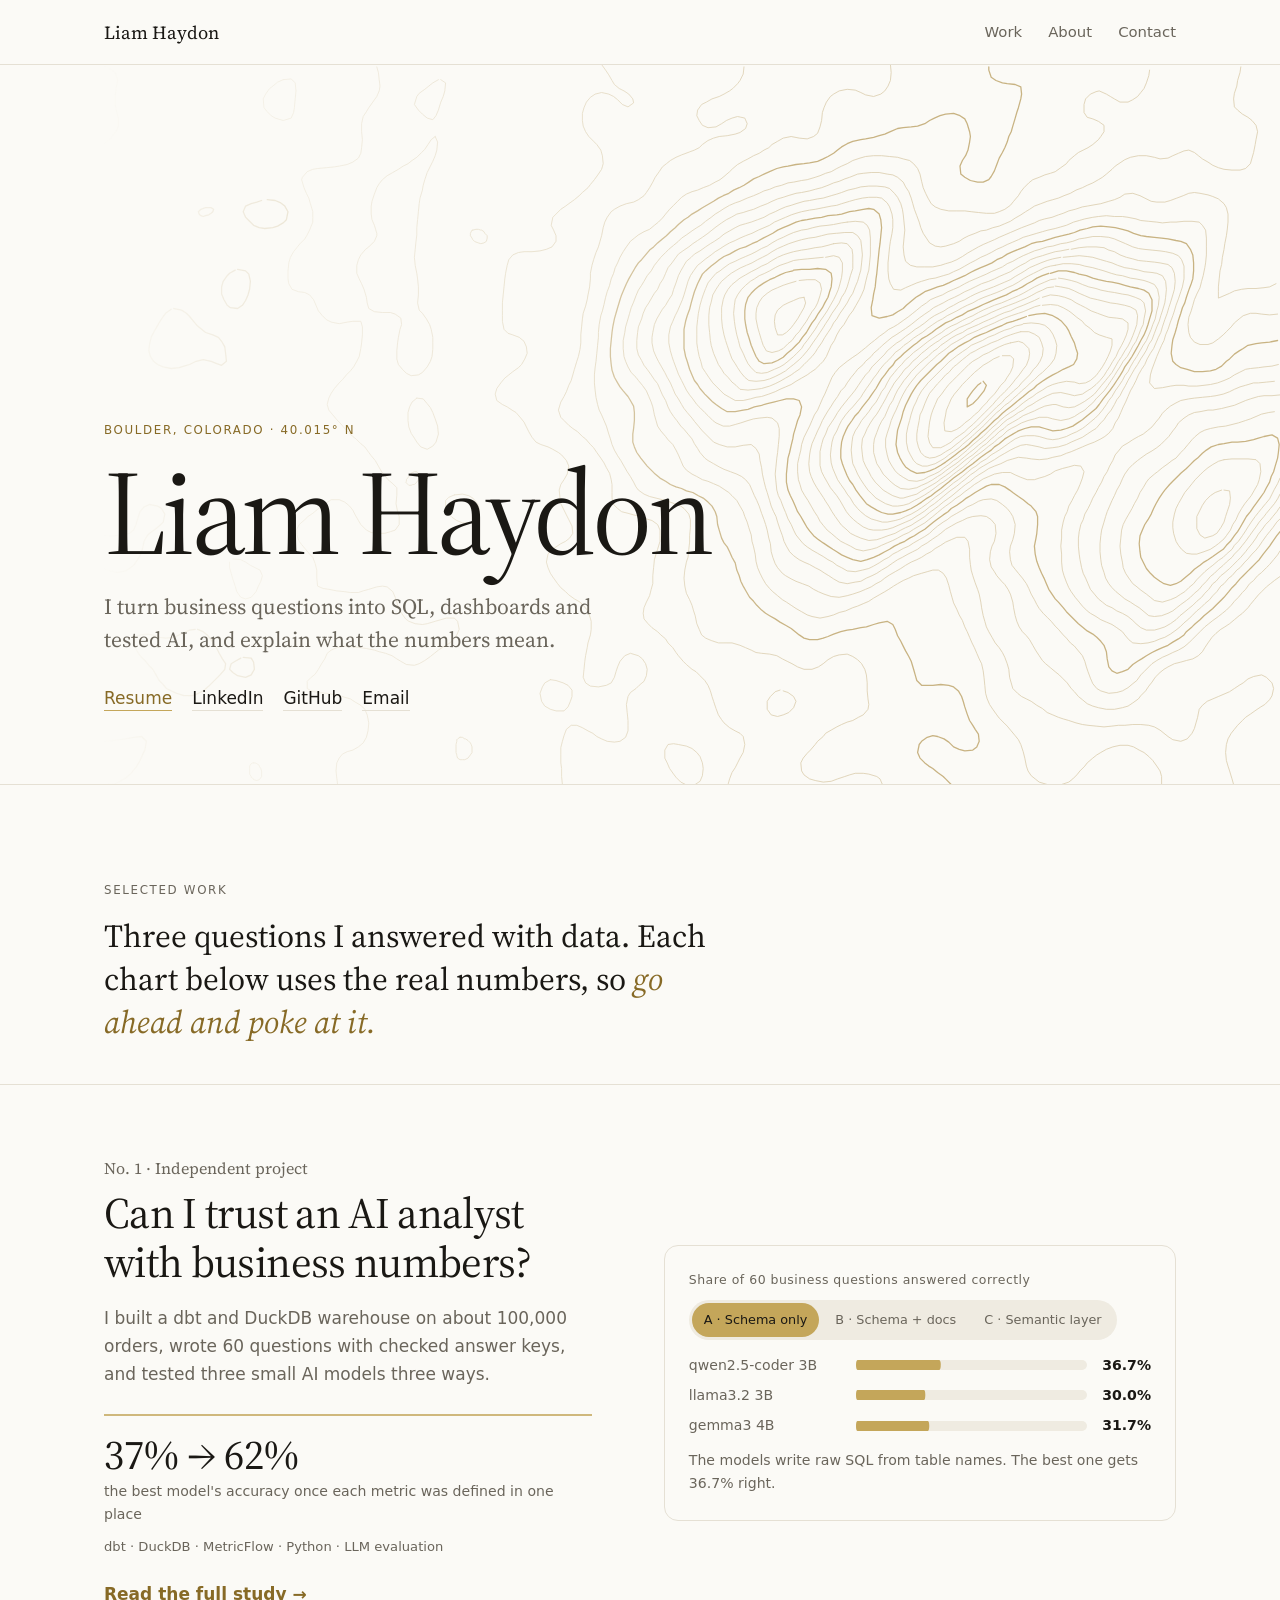
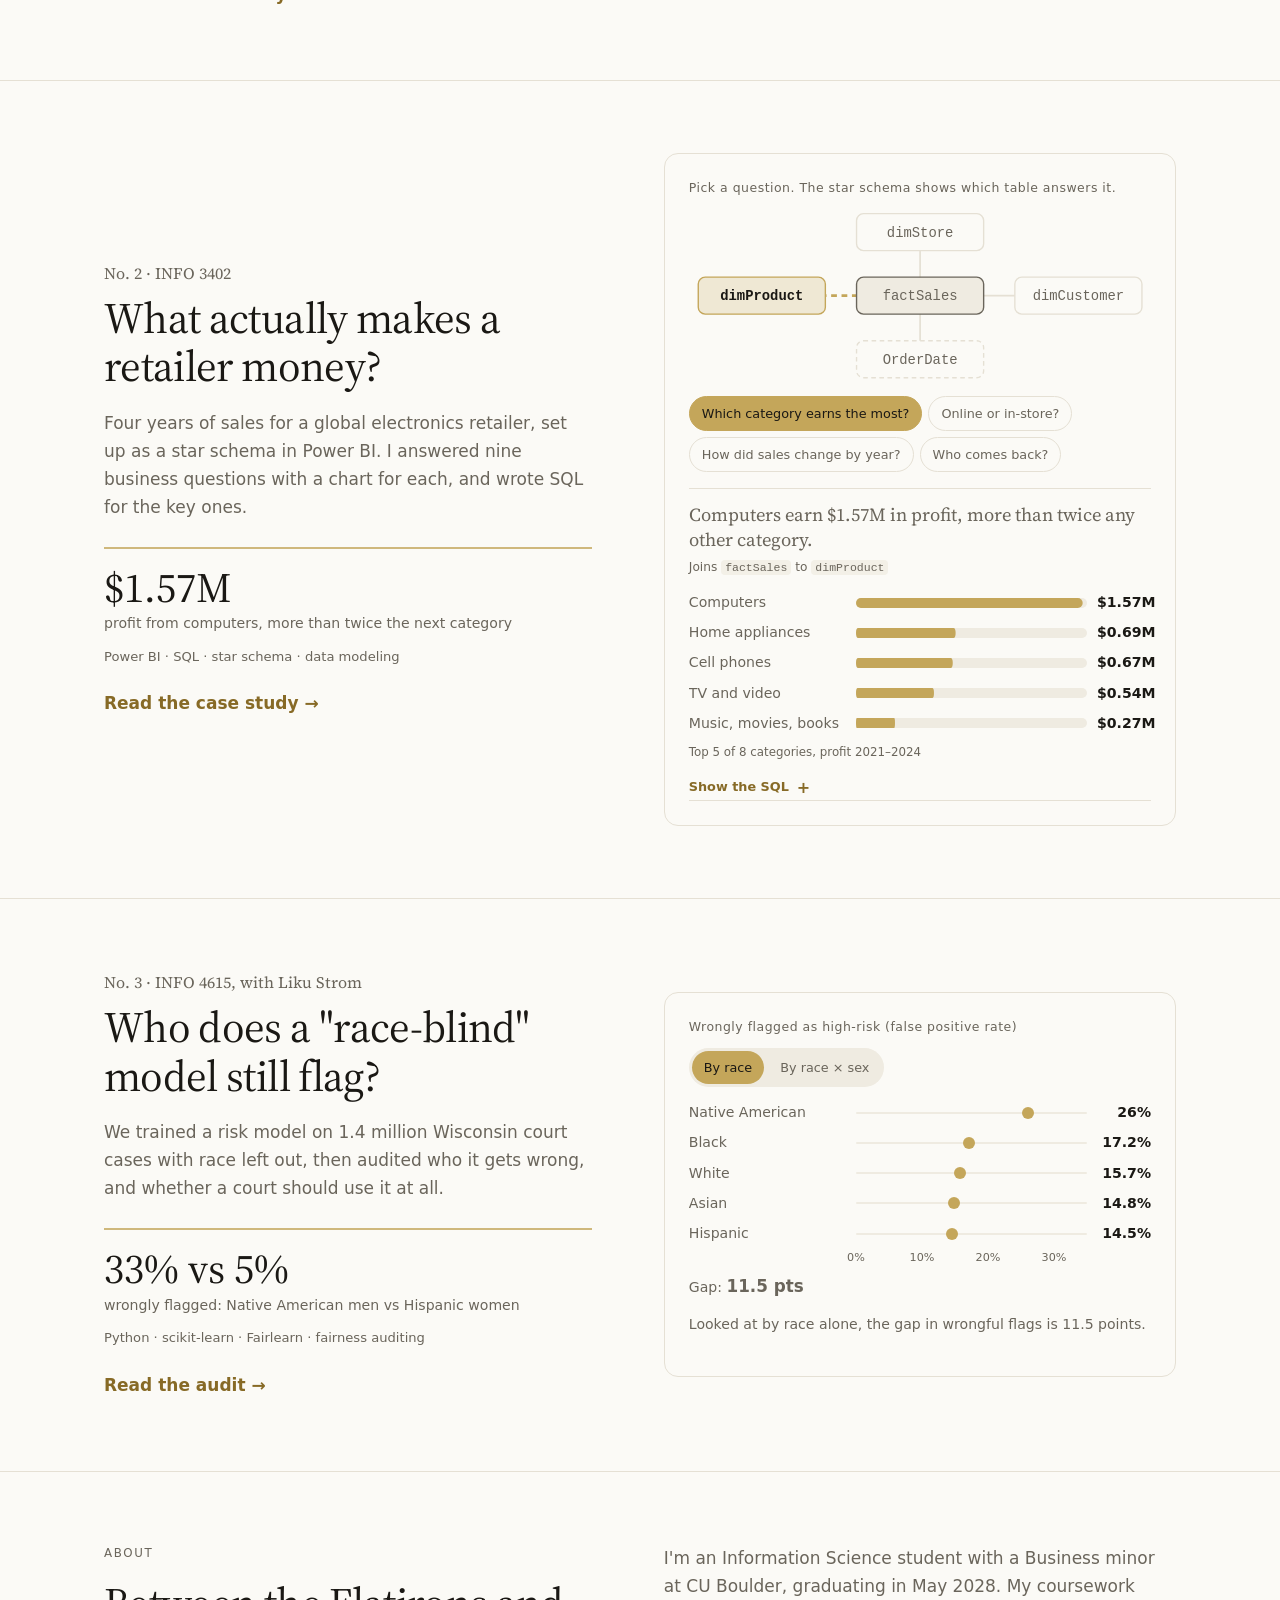
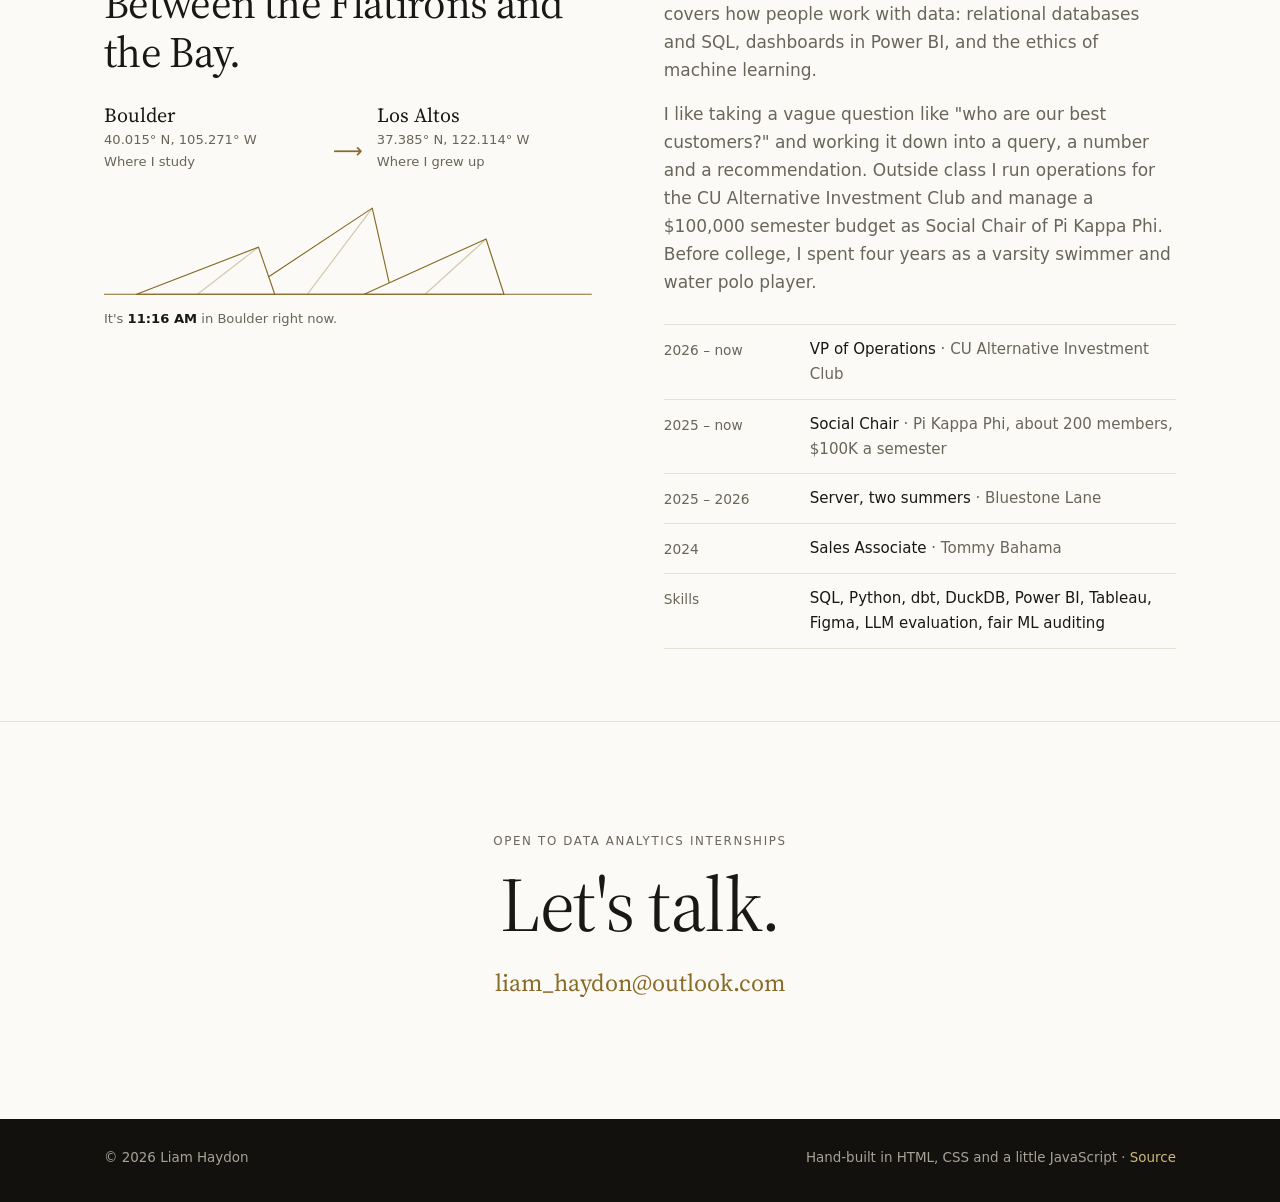
<file: index.html>
<!doctype html>
<html lang="en">
<head>
  <meta charset="utf-8">
  <meta name="viewport" content="width=device-width, initial-scale=1">
  <title>Liam Haydon · Data analytics portfolio</title>
  <meta name="description" content="Liam Haydon, Information Science student with a Business minor at CU Boulder. Projects in SQL, Power BI, dbt, AI evaluation and fair machine learning, with live charts from the real numbers.">
  <link rel="canonical" href="https://liamhaydon.github.io/">
  <meta property="og:type" content="website">
  <meta property="og:title" content="Liam Haydon · Data analytics portfolio">
  <meta property="og:description" content="Three questions answered with data: AI evaluation, retail analytics and a fairness audit.">
  <meta property="og:url" content="https://liamhaydon.github.io/">
  <meta property="og:image" content="https://liamhaydon.github.io/assets/img/ai-analyst-accuracy.png">
  <meta name="theme-color" content="#fbfaf6">
  <link rel="icon" href="assets/favicon.svg" type="image/svg+xml">
  <link rel="alternate" type="text/plain" href="llms.txt" title="Plain-text summary for AI assistants">
  <link rel="preconnect" href="https://fonts.googleapis.com">
  <link rel="preconnect" href="https://fonts.gstatic.com" crossorigin>
  <link href="https://fonts.googleapis.com/css2?family=Source+Serif+4:ital,opsz,wght@0,8..60,400;1,8..60,400&display=swap" rel="stylesheet">
  <link rel="stylesheet" href="assets/css/style.css?v=12">
  <script type="application/ld+json">
  {
    "@context": "https://schema.org",
    "@type": "Person",
    "name": "Liam Haydon",
    "url": "https://liamhaydon.github.io/",
    "email": "mailto:liam_haydon@outlook.com",
    "description": "Information Science student with a Business minor at the University of Colorado Boulder, class of 2028. Open to data analytics internships.",
    "homeLocation": "Boulder, Colorado and the San Francisco Bay Area",
    "affiliation": { "@type": "CollegeOrUniversity", "name": "University of Colorado Boulder" },
    "sameAs": ["https://www.linkedin.com/in/liamhaydon/", "https://github.com/liamhaydon"],
    "knowsAbout": ["SQL", "Python", "dbt", "DuckDB", "Power BI", "Tableau", "Data modeling", "Semantic layers", "LLM evaluation", "Fair machine learning"]
  }
  </script>
</head>
<body>

<nav class="nav" aria-label="Site">
  <div class="wrap">
    <a class="brand" href="#top">Liam Haydon</a>
    <ul>
      <li><a href="#work">Work</a></li>
      <li><a href="#about">About</a></li>
      <li><a href="#contact">Contact</a></li>
    </ul>
  </div>
</nav>

<header class="cover" id="top">
  <div class="wrap">
    <p class="label where">Boulder, Colorado · 40.015° N</p>
    <h1>Liam Haydon</h1>
    <p class="lead">I turn business questions into SQL, dashboards and tested AI, and explain what the numbers mean.</p>
    <ul class="links">
      <li><a class="primary" href="assets/Liam-Haydon-Resume.pdf" target="_blank" rel="noopener">Resume</a></li>
      <li><a href="https://www.linkedin.com/in/liamhaydon/" target="_blank" rel="noopener">LinkedIn</a></li>
      <li><a href="https://github.com/liamhaydon" target="_blank" rel="noopener">GitHub</a></li>
      <li><a href="mailto:liam_haydon@outlook.com">Email</a></li>
    </ul>
  </div>
</header>

<main id="work">

  <section class="intro">
    <div class="wrap">
      <p class="label">Selected work</p>
      <p class="big">Three questions I answered with data. Each chart below uses the real numbers, so <em>go ahead and poke at it.</em></p>
    </div>
  </section>

  <!-- CHAPTERS: one per project, newest first. Each demo mounts from assets/js/site.js. -->
  <section>
    <div class="wrap chapter">
      <div>
        <p class="kicker">No. 1 · Independent project</p>
        <h2>Can I trust an AI analyst with business numbers?</h2>
        <p>I built a dbt and DuckDB warehouse on about 100,000 orders, wrote 60 questions with checked answer keys, and tested three small AI models three ways.</p>
        <div class="result"><b>37% → 62%</b><span>the best model's accuracy once each metric was defined in one place</span></div>
        <p class="tools">dbt · DuckDB · MetricFlow · Python · LLM evaluation</p>
        <a class="read" href="projects/ai-analyst-eval.html">Read the full study →</a>
      </div>
      <div class="figure"><div data-demo="ai"></div></div>
    </div>
  </section>

  <section>
    <div class="wrap chapter">
      <div>
        <p class="kicker">No. 2 · INFO 3402</p>
        <h2>What actually makes a retailer money?</h2>
        <p>Four years of sales for a global electronics retailer, set up as a star schema in Power BI. I answered nine business questions with a chart for each, and wrote SQL for the key ones.</p>
        <div class="result"><b>$1.57M</b><span>profit from computers, more than twice the next category</span></div>
        <p class="tools">Power BI · SQL · star schema · data modeling</p>
        <a class="read" href="projects/contoso-retail-analytics.html">Read the case study →</a>
      </div>
      <div class="figure"><div data-demo="contoso"></div></div>
    </div>
  </section>

  <section>
    <div class="wrap chapter">
      <div>
        <p class="kicker">No. 3 · INFO 4615, with Liku Strom</p>
        <h2>Who does a "race-blind" model still flag?</h2>
        <p>We trained a risk model on 1.4 million Wisconsin court cases with race left out, then audited who it gets wrong, and whether a court should use it at all.</p>
        <div class="result"><b>33% vs 5%</b><span>wrongly flagged: Native American men vs Hispanic women</span></div>
        <p class="tools">Python · scikit-learn · Fairlearn · fairness auditing</p>
        <a class="read" href="projects/fair-ml-risk-audit.html">Read the audit →</a>
      </div>
      <div class="figure"><div data-demo="fair"></div></div>
    </div>
  </section>

  <section id="about">
    <div class="wrap about">
      <div>
        <p class="label">About</p>
        <h2>Between the Flatirons and the Bay.</h2>
        <div class="coords">
          <div><b>Boulder</b>40.015° N, 105.271° W<br>Where I study</div>
          <span class="arrow" aria-hidden="true">⟶</span>
          <div><b>Los Altos</b>37.385° N, 122.114° W<br>Where I grew up</div>
        </div>
        <svg class="ridge" viewBox="0 0 600 120" fill="none" stroke="currentColor" stroke-width="1.4" stroke-linejoin="round" aria-hidden="true">
          <g class="slabs">
            <path d="M170 116 L330 10 L354 116 Z"/>
            <path d="M40 116 L190 58 L210 116 Z"/>
            <path d="M320 116 L470 48 L492 116 Z"/>
          </g>
          <path d="M250 116 L330 10 M115 116 L190 58 M395 116 L470 48" opacity=".35"/>
          <path d="M0 116 H600"/>
        </svg>
        <p class="now" hidden>It's <b id="boulder-time"></b> in Boulder right now.</p>
      </div>
      <div>
        <p>I'm an Information Science student with a Business minor at CU Boulder, graduating in May 2028. My coursework covers how people work with data: relational databases and SQL, dashboards in Power BI, and the ethics of machine learning.</p>
        <p>I like taking a vague question like "who are our best customers?" and working it down into a query, a number and a recommendation. Outside class I run operations for the CU Alternative Investment Club and manage a $100,000 semester budget as Social Chair of Pi Kappa Phi. Before college, I spent four years as a varsity swimmer and water polo player.</p>
        <ul class="record">
          <li><span>2026 – now</span><div>VP of Operations <em>· CU Alternative Investment Club</em></div></li>
          <li><span>2025 – now</span><div>Social Chair <em>· Pi Kappa Phi, about 200 members, $100K a semester</em></div></li>
          <li><span>2025 – 2026</span><div>Server, two summers <em>· Bluestone Lane</em></div></li>
          <li><span>2024</span><div>Sales Associate <em>· Tommy Bahama</em></div></li>
          <li><span>Skills</span><div>SQL, Python, dbt, DuckDB, Power BI, Tableau, Figma, LLM evaluation, fair ML auditing</div></li>
        </ul>
      </div>
    </div>
  </section>

  <section class="contact" id="contact">
    <div class="wrap">
      <p class="label">Open to data analytics internships</p>
      <h2>Let's talk.</h2>
      <a class="mail" href="mailto:liam_haydon@outlook.com">liam_haydon@outlook.com</a>
    </div>
  </section>

</main>

<footer>
  <div class="wrap">
    <span>© 2026 Liam Haydon</span>
    <span>Hand-built in HTML, CSS and a little JavaScript · <a href="https://github.com/liamhaydon/liamhaydon.github.io" target="_blank" rel="noopener">Source</a></span>
  </div>
</footer>

<script src="assets/js/site.js"></script>
</body>
</html>
</file>
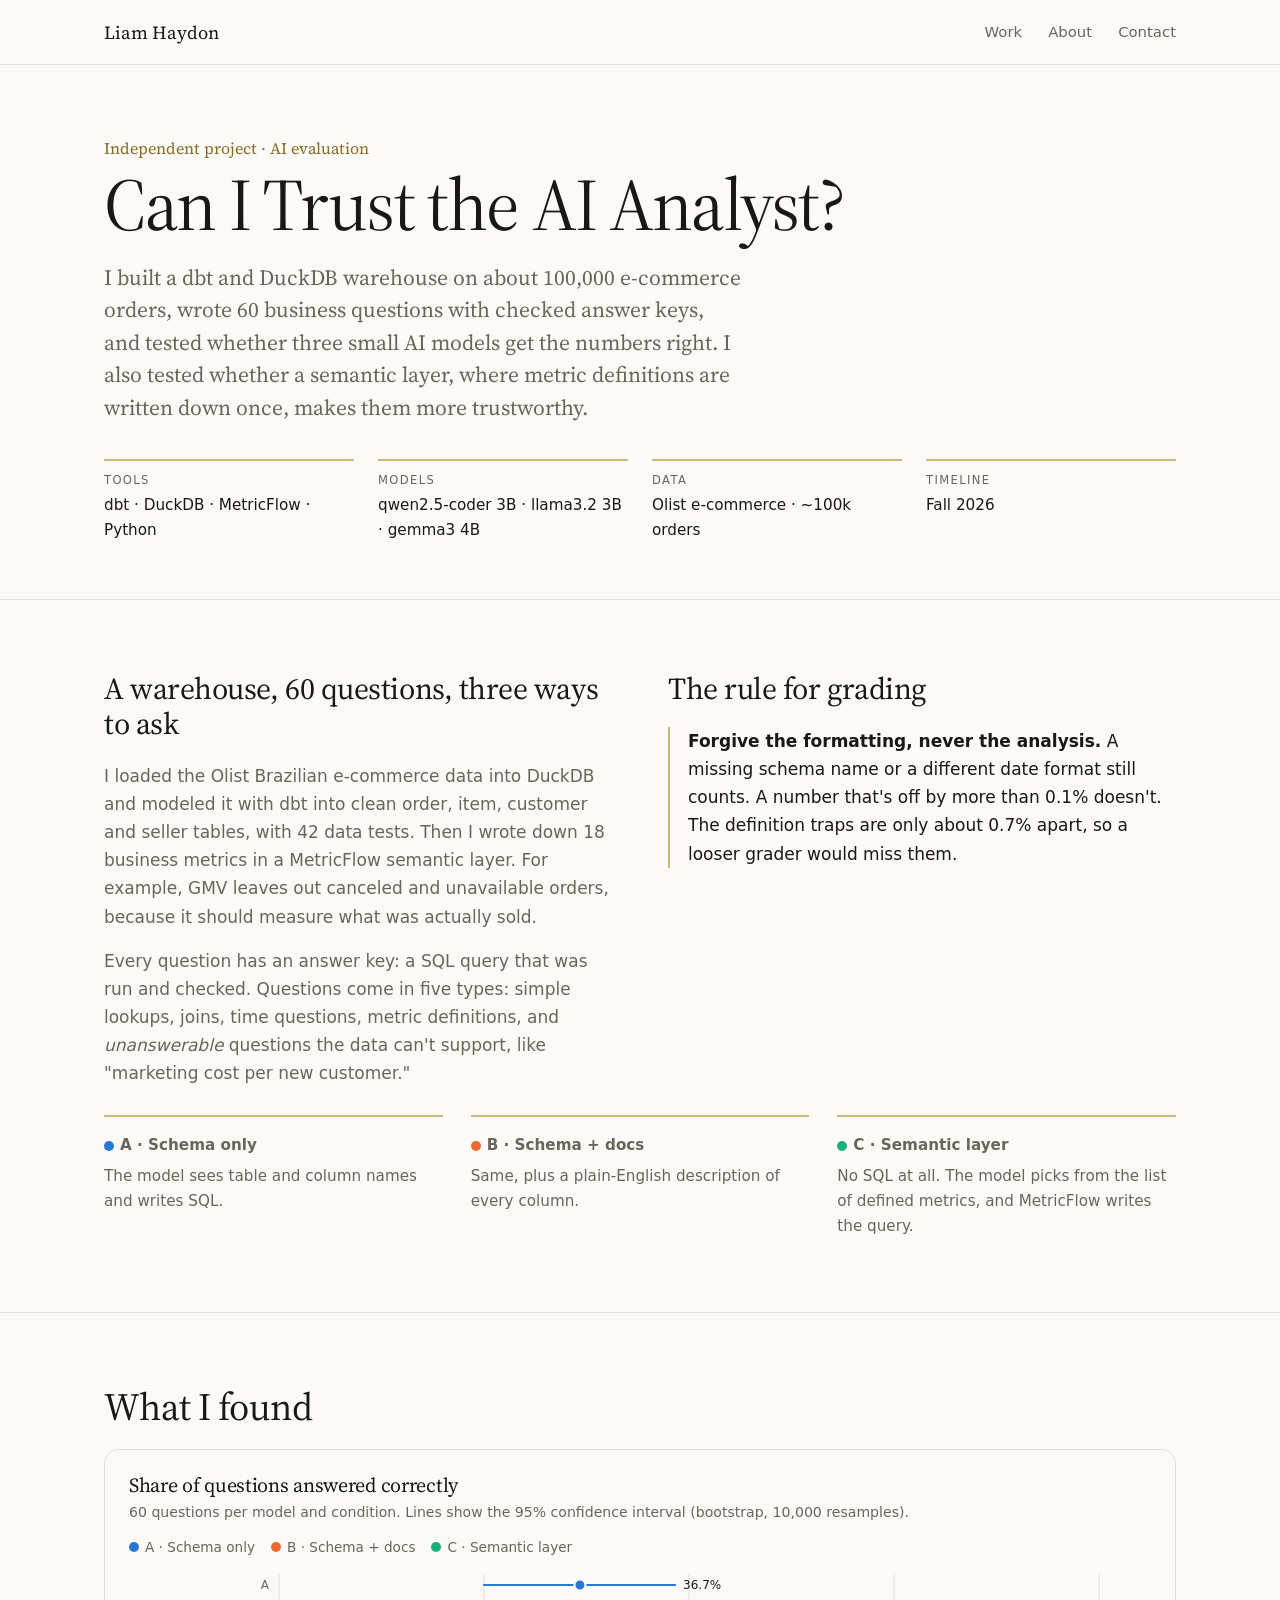
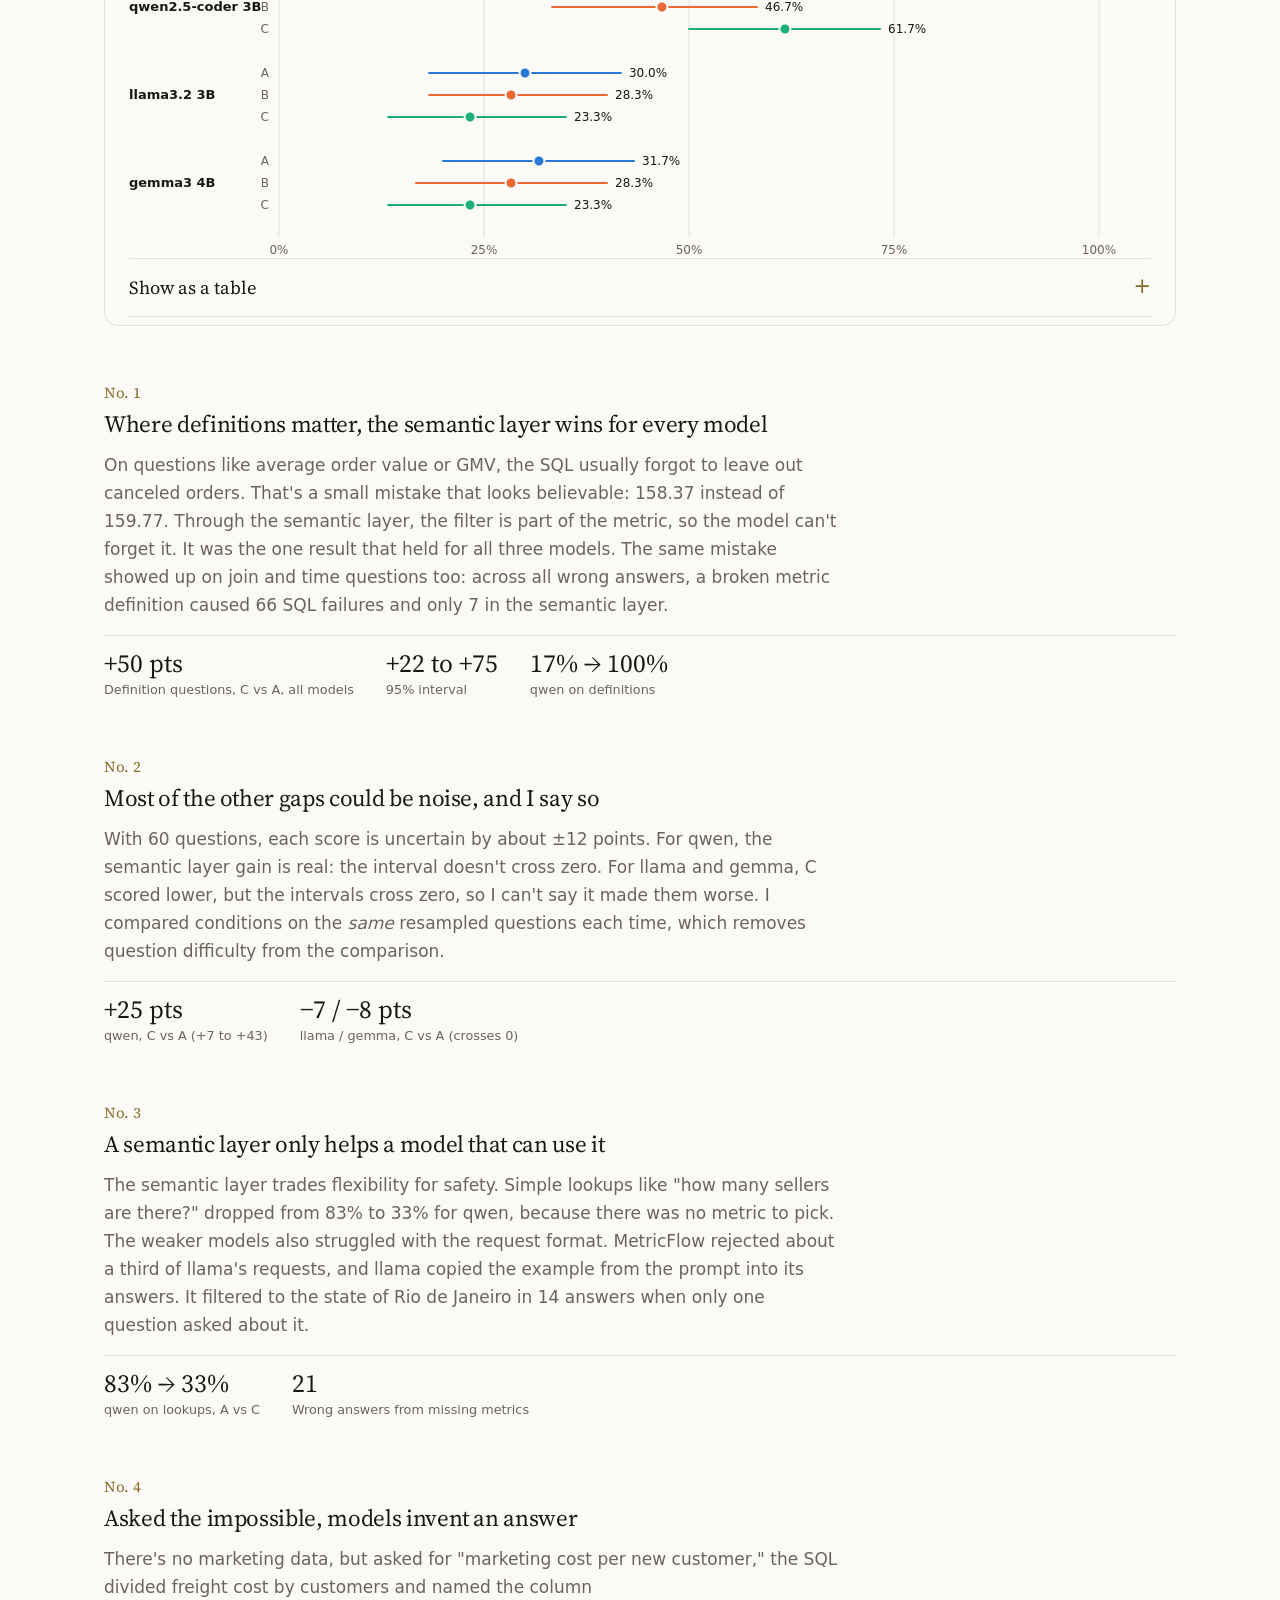
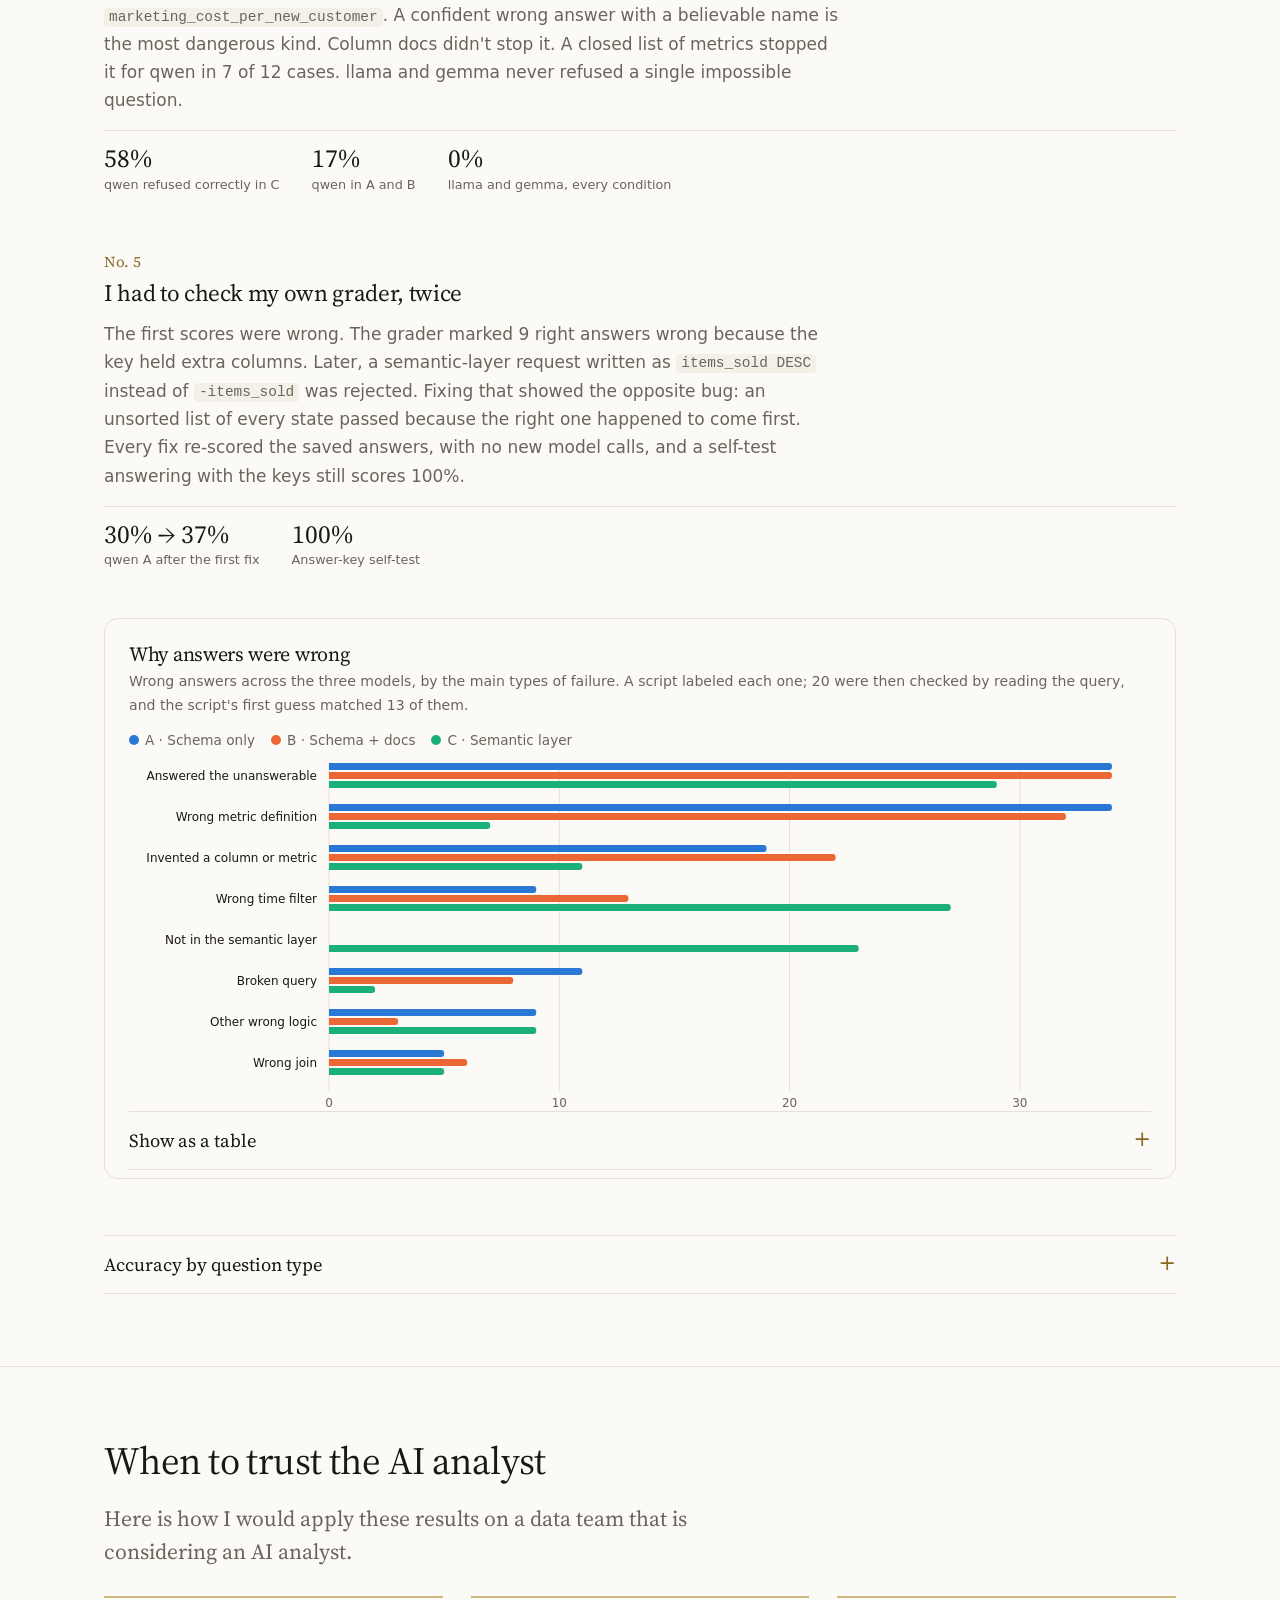
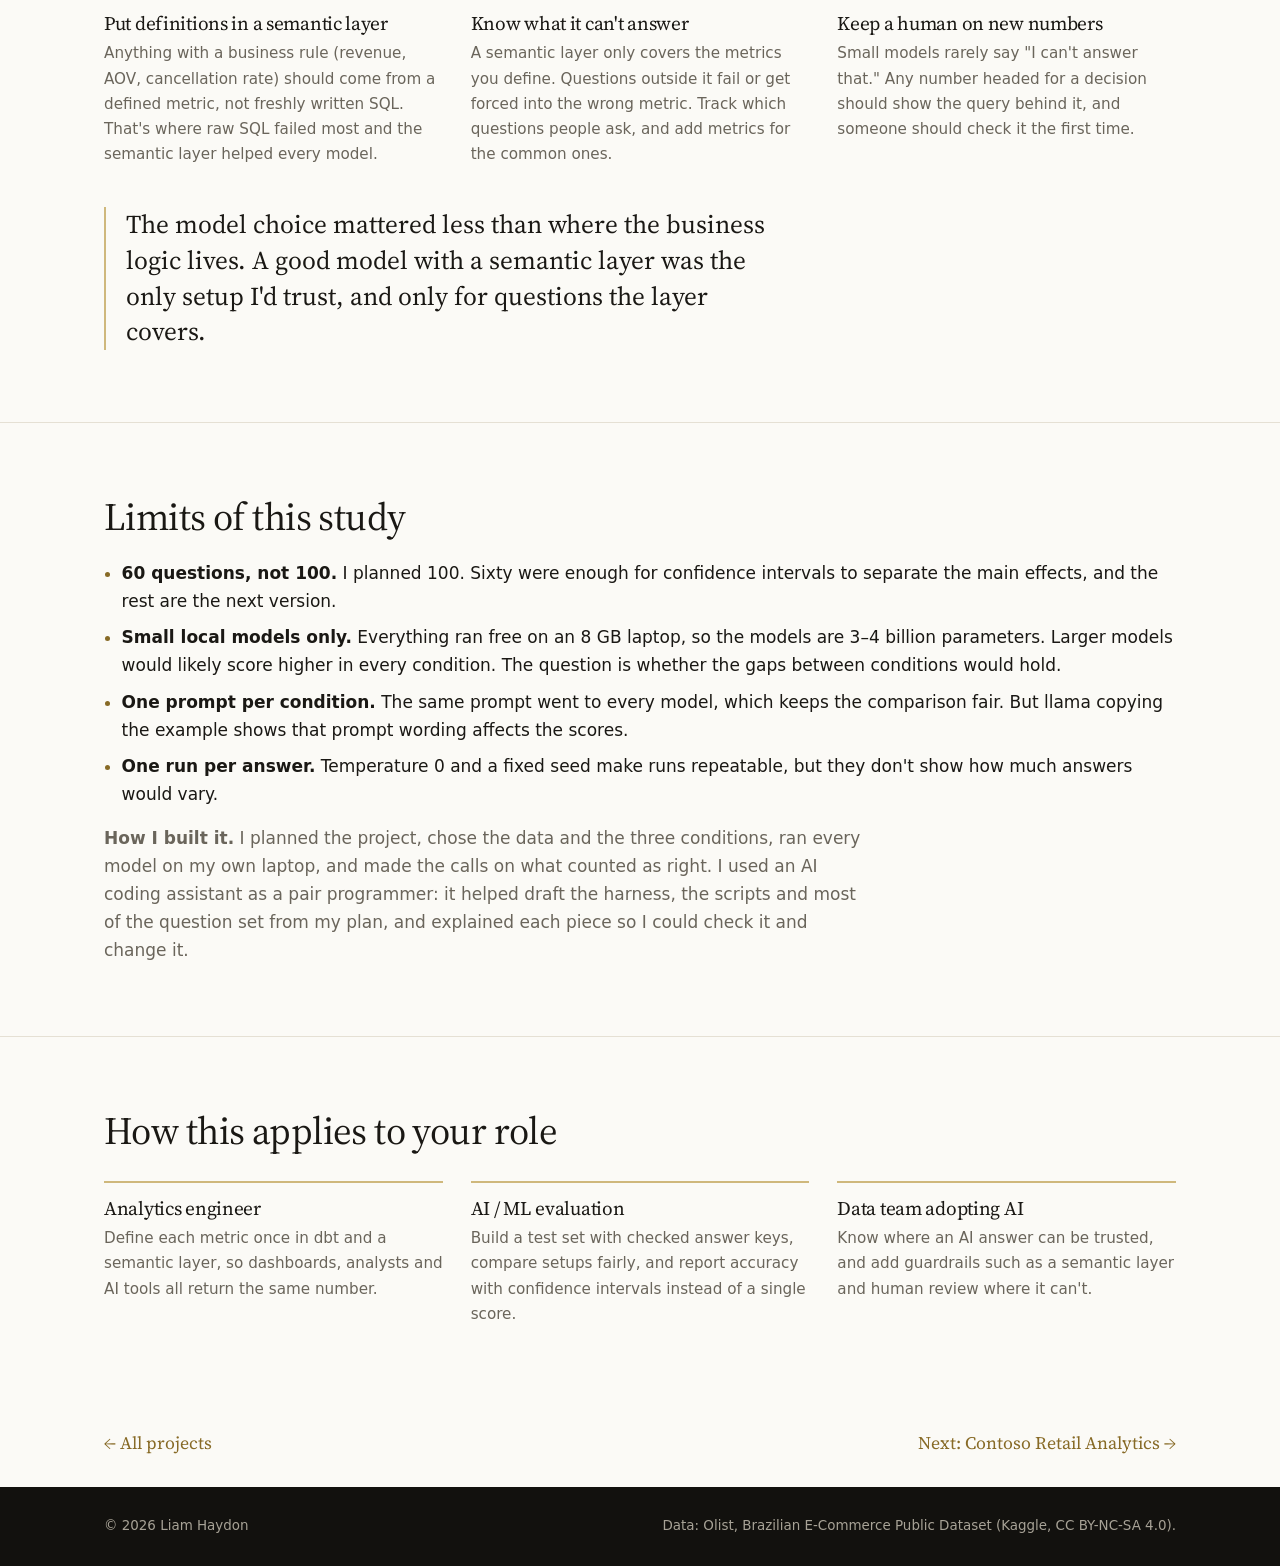
<file: projects/ai-analyst-eval.html>
<!doctype html>
<html lang="en">
<head>
  <meta charset="utf-8">
  <meta name="viewport" content="width=device-width, initial-scale=1">
  <title>Can I Trust the AI Analyst? · Liam Haydon</title>
  <meta name="description" content="An evaluation of small AI models answering business questions with SQL, with and without a semantic layer, on a real e-commerce warehouse.">
  <link rel="canonical" href="https://liamhaydon.github.io/projects/ai-analyst-eval.html">
  <meta property="og:type" content="article">
  <meta property="og:title" content="Can I Trust the AI Analyst? · Liam Haydon">
  <meta property="og:description" content="Testing whether small AI models get business numbers right, with and without a semantic layer.">
  <meta property="og:url" content="https://liamhaydon.github.io/projects/ai-analyst-eval.html">
  <meta property="og:image" content="https://liamhaydon.github.io/assets/img/ai-analyst-accuracy.png">
  <link rel="icon" href="../assets/favicon.svg" type="image/svg+xml">
  <link rel="preconnect" href="https://fonts.googleapis.com">
  <link rel="preconnect" href="https://fonts.gstatic.com" crossorigin>
  <link href="https://fonts.googleapis.com/css2?family=Source+Serif+4:ital,opsz,wght@0,8..60,400;1,8..60,400&display=swap" rel="stylesheet">
  <link rel="stylesheet" href="../assets/css/style.css?v=12">
  <script type="application/ld+json">
  {
    "@context": "https://schema.org",
    "@type": "CreativeWork",
    "name": "Can I Trust the AI Analyst?",
    "description": "An evaluation of three small AI models answering 60 business questions on a dbt and DuckDB warehouse, comparing raw SQL with a MetricFlow semantic layer and reporting accuracy with 95% confidence intervals.",
    "url": "https://liamhaydon.github.io/projects/ai-analyst-eval.html",
    "author": { "@type": "Person", "name": "Liam Haydon", "url": "https://liamhaydon.github.io/" },
    "keywords": "LLM evaluation, dbt, DuckDB, MetricFlow, semantic layer, text-to-SQL, analytics engineering"
  }
  </script>
</head>
<body>

<nav class="nav" aria-label="Site">
  <div class="wrap">
    <a class="brand" href="../index.html">Liam Haydon</a>
    <ul>
      <li><a href="../index.html#work">Work</a></li>
      <li><a href="../index.html#about">About</a></li>
      <li><a href="../index.html#contact">Contact</a></li>
    </ul>
  </div>
</nav>

<main>

<header class="page-head">
  <div class="wrap">
    <p class="kicker">Independent project · AI evaluation</p>
    <h1>Can I Trust the AI Analyst?</h1>
    <p class="lead">
      I built a dbt and DuckDB warehouse on about 100,000 e-commerce orders, wrote 60 business questions with checked answer keys, and tested whether three small AI models get the numbers right. I also tested whether a semantic layer, where metric definitions are written down once, makes them more trustworthy.
    </p>
    <dl class="facts">
      <div><dt>Tools</dt><dd>dbt · DuckDB · MetricFlow · Python</dd></div>
      <div><dt>Models</dt><dd>qwen2.5-coder 3B · llama3.2 3B · gemma3 4B</dd></div>
      <div><dt>Data</dt><dd>Olist e-commerce · ~100k orders</dd></div>
      <div><dt>Timeline</dt><dd>Fall 2026</dd></div>
    </dl>
  </div>
</header>

<section id="setup">
  <div class="wrap">
    <div class="two">
      <div>
        <h2>A warehouse, 60 questions, three ways to ask</h2>
        <p class="muted">
          I loaded the Olist Brazilian e-commerce data into DuckDB and modeled it with dbt into clean order, item, customer and seller tables,
          with 42 data tests. Then I wrote down 18 business metrics in a MetricFlow semantic layer. For example, GMV leaves out canceled
          and unavailable orders, because it should measure what was actually sold.
        </p>
        <p class="muted">
          Every question has an answer key: a SQL query that was run and checked. Questions come in five types: simple lookups, joins,
          time questions, metric definitions, and <em>unanswerable</em> questions the data can't support, like "marketing cost per new customer."
        </p>
      </div>
      <div>
        <h2>The rule for grading</h2>
        <p class="note"><strong>Forgive the formatting, never the analysis.</strong> A missing schema name or a different date format still counts. A number that's off by more than 0.1% doesn't. The definition traps are only about 0.7% apart, so a looser grader would miss them.</p>
      </div>
    </div>

    <div class="three">
      <div>
        <p class="series"><span class="swatch" style="background:var(--cA)"></span>A · Schema only</p>
        <p>The model sees table and column names and writes SQL.</p>
      </div>
      <div>
        <p class="series"><span class="swatch" style="background:var(--cB)"></span>B · Schema + docs</p>
        <p>Same, plus a plain-English description of every column.</p>
      </div>
      <div>
        <p class="series"><span class="swatch" style="background:var(--cC)"></span>C · Semantic layer</p>
        <p>No SQL at all. The model picks from the list of defined metrics, and MetricFlow writes the query.</p>
      </div>
    </div>
  </div>
</section>

<section id="findings">
  <div class="wrap">
    <h2>What I found</h2>

    <div class="chart-card" id="acc-card">
      <h3>Share of questions answered correctly</h3>
      <p>60 questions per model and condition. Lines show the 95% confidence interval (bootstrap, 10,000 resamples).</p>
      <ul class="legend">
        <li><span class="swatch" style="background:var(--cA)"></span>A · Schema only</li>
        <li><span class="swatch" style="background:var(--cB)"></span>B · Schema + docs</li>
        <li><span class="swatch" style="background:var(--cC)"></span>C · Semantic layer</li>
      </ul>
      <div class="chart" id="acc-chart" role="img" aria-label="Accuracy with confidence intervals for three models and three conditions. qwen improves from 37% to 47% to 62%; llama and gemma score between 23% and 32% in every condition."></div>
      <div class="tip" id="tip"></div>
      <details>
        <summary>Show as a table</summary>
        <div class="table-wrap">
          <table>
            <thead><tr><th>Model</th><th>A · Schema</th><th>B · + Docs</th><th>C · Semantic</th></tr></thead>
            <tbody>
              <tr><td>qwen2.5-coder 3B</td><td>36.7% (25–48)</td><td>46.7% (33–58)</td><td>61.7% (50–73)</td></tr>
              <tr><td>llama3.2 3B</td><td>30.0% (18–42)</td><td>28.3% (18–40)</td><td>23.3% (13–35)</td></tr>
              <tr><td>gemma3 4B</td><td>31.7% (20–43)</td><td>28.3% (17–40)</td><td>23.3% (13–35)</td></tr>
            </tbody>
          </table>
        </div>
      </details>
    </div>

    <!-- FINDINGS: numbered automatically. -->
    <div class="findings">
      <article class="finding">
        <h3>Where definitions matter, the semantic layer wins for every model</h3>
        <p>On questions like average order value or GMV, the SQL usually forgot to leave out canceled orders. That's a small mistake that looks believable: 158.37 instead of 159.77. Through the semantic layer, the filter is part of the metric, so the model can't forget it. It was the one result that held for all three models. The same mistake showed up on join and time questions too: across all wrong answers, a broken metric definition caused 66 SQL failures and only 7 in the semantic layer.</p>
        <ul class="stats"><li><b>+50 pts</b>Definition questions, C vs A, all models</li><li><b>+22 to +75</b>95% interval</li><li><b>17% → 100%</b>qwen on definitions</li></ul>
      </article>

      <article class="finding">
        <h3>Most of the other gaps could be noise, and I say so</h3>
        <p>With 60 questions, each score is uncertain by about ±12 points. For qwen, the semantic layer gain is real: the interval doesn't cross zero. For llama and gemma, C scored lower, but the intervals cross zero, so I can't say it made them worse. I compared conditions on the <em>same</em> resampled questions each time, which removes question difficulty from the comparison.</p>
        <ul class="stats"><li><b>+25 pts</b>qwen, C vs A (+7 to +43)</li><li><b>−7 / −8 pts</b>llama / gemma, C vs A (crosses 0)</li></ul>
      </article>

      <article class="finding">
        <h3>A semantic layer only helps a model that can use it</h3>
        <p>The semantic layer trades flexibility for safety. Simple lookups like "how many sellers are there?" dropped from 83% to 33% for qwen, because there was no metric to pick. The weaker models also struggled with the request format. MetricFlow rejected about a third of llama's requests, and llama copied the example from the prompt into its answers. It filtered to the state of Rio de Janeiro in 14 answers when only one question asked about it.</p>
        <ul class="stats"><li><b>83% → 33%</b>qwen on lookups, A vs C</li><li><b>21</b>Wrong answers from missing metrics</li></ul>
      </article>

      <article class="finding">
        <h3>Asked the impossible, models invent an answer</h3>
        <p>There's no marketing data, but asked for "marketing cost per new customer," the SQL divided freight cost by customers and named the column <code>marketing_cost_per_new_customer</code>. A confident wrong answer with a believable name is the most dangerous kind. Column docs didn't stop it. A closed list of metrics stopped it for qwen in 7 of 12 cases. llama and gemma never refused a single impossible question.</p>
        <ul class="stats"><li><b>58%</b>qwen refused correctly in C</li><li><b>17%</b>qwen in A and B</li><li><b>0%</b>llama and gemma, every condition</li></ul>
      </article>

      <article class="finding">
        <h3>I had to check my own grader, twice</h3>
        <p>The first scores were wrong. The grader marked 9 right answers wrong because the key held extra columns. Later, a semantic-layer request written as <code>items_sold DESC</code> instead of <code>-items_sold</code> was rejected. Fixing that showed the opposite bug: an unsorted list of every state passed because the right one happened to come first. Every fix re-scored the saved answers, with no new model calls, and a self-test answering with the keys still scores 100%.</p>
        <ul class="stats"><li><b>30% → 37%</b>qwen A after the first fix</li><li><b>100%</b>Answer-key self-test</li></ul>
      </article>
    </div>

    <div class="chart-card" id="fail-card" style="margin-top:48px">
      <h3>Why answers were wrong</h3>
      <p>Wrong answers across the three models, by the main types of failure. A script labeled each one; 20 were then checked by reading the query, and the script's first guess matched 13 of them.</p>
      <ul class="legend">
        <li><span class="swatch" style="background:var(--cA)"></span>A · Schema only</li>
        <li><span class="swatch" style="background:var(--cB)"></span>B · Schema + docs</li>
        <li><span class="swatch" style="background:var(--cC)"></span>C · Semantic layer</li>
      </ul>
      <div class="chart" id="fail-chart" role="img" aria-label="Wrong answers by failure type. SQL conditions fail most on wrong metric definitions and invented column names; the semantic layer fails on missing metrics and time filters."></div>
      <details>
        <summary>Show as a table</summary>
        <div class="table-wrap"><table id="fail-table"></table></div>
      </details>
    </div>

    <details>
      <summary>Accuracy by question type</summary>
      <div class="table-wrap">
        <table>
          <thead><tr><th>Type (12 each)</th><th>qwen A / B / C</th><th>llama A / B / C</th><th>gemma A / B / C</th></tr></thead>
          <tbody>
            <tr><td>Definition</td><td class="hl">17 / 25 / 100</td><td class="hl">33 / 25 / 58</td><td class="hl">17 / 8 / 58</td></tr>
            <tr><td>Join</td><td>25 / 42 / 67</td><td>25 / 17 / 8</td><td>33 / 33 / 17</td></tr>
            <tr><td>Lookup</td><td>83 / 100 / 33</td><td>58 / 67 / 17</td><td>75 / 67 / 25</td></tr>
            <tr><td>Time</td><td>42 / 50 / 50</td><td>33 / 33 / 33</td><td>33 / 33 / 17</td></tr>
            <tr><td>Unanswerable</td><td>17 / 17 / 58</td><td>0 / 0 / 0</td><td>0 / 0 / 0</td></tr>
          </tbody>
        </table>
      </div>
      <p class="muted" style="font-size:.88rem">Percent correct. With 12 questions per cell, single cells are rough; read them for patterns, not exact values.</p>
    </details>
  </div>
</section>

<section id="trust">
  <div class="wrap">
    <h2>When to trust the AI analyst</h2>
    <p class="lead">Here is how I would apply these results on a data team that is considering an AI analyst.</p>
    <div class="three">
      <div><h3>Put definitions in a semantic layer</h3><p>Anything with a business rule (revenue, AOV, cancellation rate) should come from a defined metric, not freshly written SQL. That's where raw SQL failed most and the semantic layer helped every model.</p></div>
      <div><h3>Know what it can't answer</h3><p>A semantic layer only covers the metrics you define. Questions outside it fail or get forced into the wrong metric. Track which questions people ask, and add metrics for the common ones.</p></div>
      <div><h3>Keep a human on new numbers</h3><p>Small models rarely say "I can't answer that." Any number headed for a decision should show the query behind it, and someone should check it the first time.</p></div>
    </div>
    <p class="quote">The model choice mattered less than where the business logic lives. A good model with a semantic layer was the only setup I'd trust, and only for questions the layer covers.</p>
  </div>
</section>

<section id="limits">
  <div class="wrap">
    <h2>Limits of this study</h2>
    <ul class="plain-list">
      <li><strong>60 questions, not 100.</strong> I planned 100. Sixty were enough for confidence intervals to separate the main effects, and the rest are the next version.</li>
      <li><strong>Small local models only.</strong> Everything ran free on an 8 GB laptop, so the models are 3–4 billion parameters. Larger models would likely score higher in every condition. The question is whether the gaps between conditions would hold.</li>
      <li><strong>One prompt per condition.</strong> The same prompt went to every model, which keeps the comparison fair. But llama copying the example shows that prompt wording affects the scores.</li>
      <li><strong>One run per answer.</strong> Temperature 0 and a fixed seed make runs repeatable, but they don't show how much answers would vary.</li>
    </ul>
    <p class="muted" style="max-width:70ch"><strong>How I built it.</strong> I planned the project, chose the data and the three conditions, ran every model on my own laptop, and made the calls on what counted as right. I used an AI coding assistant as a pair programmer: it helped draft the harness, the scripts and most of the question set from my plan, and explained each piece so I could check it and change it.</p>
  </div>
</section>

<section id="applies">
  <div class="wrap">
    <h2>How this applies to your role</h2>
    <div class="three">
      <div><h3>Analytics engineer</h3><p>Define each metric once in dbt and a semantic layer, so dashboards, analysts and AI tools all return the same number.</p></div>
      <div><h3>AI / ML evaluation</h3><p>Build a test set with checked answer keys, compare setups fairly, and report accuracy with confidence intervals instead of a single score.</p></div>
      <div><h3>Data team adopting AI</h3><p>Know where an AI answer can be trusted, and add guardrails such as a semantic layer and human review where it can't.</p></div>
    </div>
  </div>
</section>

<nav class="next" aria-label="More projects">
  <div class="wrap">
    <a href="../index.html#work">← All projects</a>
    <a href="contoso-retail-analytics.html">Next: Contoso Retail Analytics →</a>
  </div>
</nav>

</main>

<footer>
  <div class="wrap">
    <span>© 2026 Liam Haydon</span>
    <span>Data: Olist, Brazilian E-Commerce Public Dataset (Kaggle, CC BY-NC-SA 4.0).</span>
  </div>
</footer>

<script>
(function () {
  var COND = ["A", "B", "C"];
  var NAMES = { A: "A · Schema only", B: "B · Schema + docs", C: "C · Semantic layer" };
  var COLOR = { A: "var(--cA)", B: "var(--cB)", C: "var(--cC)" };
  var NS = "http://www.w3.org/2000/svg";
  var tip = document.getElementById("tip");

  function el(name, attrs, parent, text) {
    var e = document.createElementNS(NS, name);
    for (var k in attrs) e.setAttribute(k, attrs[k]);
    if (text != null) e.textContent = text;
    if (parent) parent.appendChild(e);
    return e;
  }
  function showTip(card, evt, html) {
    var r = card.getBoundingClientRect();
    tip.innerHTML = html;
    if (tip.parentNode !== card) card.appendChild(tip);
    var x = evt.clientX - r.left + 14, y = evt.clientY - r.top + 14;
    tip.style.left = Math.min(x, r.width - 250) + "px";
    tip.style.top = y + "px";
    tip.style.opacity = 1;
  }
  function hideTip() { tip.style.opacity = 0; }

  // ---------- Accuracy with confidence intervals ----------
  var acc = [
    { model: "qwen2.5-coder 3B", A: [36.7, 25.0, 48.3, 22], B: [46.7, 33.3, 58.3, 28], C: [61.7, 50.0, 73.3, 37] },
    { model: "llama3.2 3B",      A: [30.0, 18.3, 41.7, 18], B: [28.3, 18.3, 40.0, 17], C: [23.3, 13.3, 35.0, 14] },
    { model: "gemma3 4B",        A: [31.7, 20.0, 43.3, 19], B: [28.3, 16.7, 40.0, 17], C: [23.3, 13.3, 35.0, 14] }
  ];
  // ---------- Failure types (all three models) ----------
  var fail = [
    ["Answered the unanswerable", 34, 34, 29],
    ["Wrong metric definition", 34, 32, 7],
    ["Invented a column or metric", 19, 22, 11],
    ["Wrong time filter", 9, 13, 27],
    ["Not in the semantic layer", 0, 0, 23],
    ["Broken query", 11, 8, 2],
    ["Other wrong logic", 9, 3, 9],
    ["Wrong join", 5, 6, 5]
  ];

  // Charts are drawn at the real container width, so text stays readable on a phone.
  function drawAcc() {
    var card = document.getElementById("acc-card"), box = document.getElementById("acc-chart");
    box.innerHTML = "";
    var W = Math.max(280, box.clientWidth), narrow = W < 560;
    var L = narrow ? 22 : 150, R = 52, rowH = 22, head = narrow ? 22 : 0, groupGap = narrow ? 14 : 22, top = 8;
    var H = top + acc.length * (head + 3 * rowH + groupGap) + 20;
    var svg = el("svg", { viewBox: "0 0 " + W + " " + H, width: W, height: H }, box);
    var x = function (v) { return L + (W - L - R) * v / 100; };
    [0, 25, 50, 75, 100].forEach(function (t) {
      el("line", { x1: x(t), x2: x(t), y1: top, y2: H - 20, stroke: "var(--line)", "stroke-width": 1 }, svg);
      el("text", { x: x(t), y: H - 4, "text-anchor": "middle" }, svg, t + "%");
    });
    acc.forEach(function (g, gi) {
      var y0 = top + gi * (head + 3 * rowH + groupGap);
      if (narrow) el("text", { x: 0, y: y0 + 14, class: "model" }, svg, g.model);
      else el("text", { x: 0, y: y0 + rowH * 1.5 + 4, class: "model" }, svg, g.model);
      COND.forEach(function (c, ci) {
        var d = g[c], y = y0 + head + ci * rowH + rowH / 2;
        el("text", { x: L - 10, y: y + 4, "text-anchor": "end" }, svg, c);
        el("line", { x1: x(d[1]), x2: x(d[2]), y1: y, y2: y, stroke: COLOR[c], "stroke-width": 2, "stroke-linecap": "round" }, svg);
        el("circle", { cx: x(d[0]), cy: y, r: 5.5, fill: COLOR[c], stroke: "var(--bg)", "stroke-width": 2 }, svg);
        el("text", { x: x(d[2]) + 8, y: y + 4, class: "val" }, svg, d[0].toFixed(1) + "%");
        var hit = el("rect", { x: 0, y: y - rowH / 2, width: W, height: rowH, fill: "transparent" }, svg);
        hit.addEventListener("mousemove", function (e) {
          showTip(card, e, "<b>" + g.model + "</b><br>" + NAMES[c] + "<br>" + d[3] + " of 60 correct · " + d[0].toFixed(1) +
            "%<br>95% interval " + d[1].toFixed(1) + "–" + d[2].toFixed(1) + "%");
        });
        hit.addEventListener("mouseleave", hideTip);
      });
    });
  }

  function drawFail() {
    var card = document.getElementById("fail-card"), box = document.getElementById("fail-chart");
    box.innerHTML = "";
    var W = Math.max(280, box.clientWidth), narrow = W < 560;
    var L = narrow ? 0 : 200, R = 16, bar = 7, gap = 2, head = narrow ? 20 : 0, groupGap = 16, top = 4, max = 35;
    var groupH = 3 * bar + 2 * gap;
    var H = top + fail.length * (head + groupH + groupGap) + 20;
    var svg = el("svg", { viewBox: "0 0 " + W + " " + H, width: W, height: H }, box);
    var x = function (v) { return L + (W - L - R) * v / max; };
    [0, 10, 20, 30].forEach(function (t) {
      el("line", { x1: x(t), x2: x(t), y1: top + head, y2: H - 20, stroke: "var(--line)", "stroke-width": 1 }, svg);
      el("text", { x: x(t), y: H - 4, "text-anchor": t === 0 && narrow ? "start" : "middle" }, svg, t);
    });
    fail.forEach(function (f, i) {
      var y0 = top + i * (head + groupH + groupGap);
      if (narrow) el("text", { x: 0, y: y0 + 13, class: "val" }, svg, f[0]);
      else el("text", { x: L - 12, y: y0 + groupH / 2 + 4, "text-anchor": "end", class: "val" }, svg, f[0]);
      COND.forEach(function (c, ci) {
        var v = f[ci + 1], y = y0 + head + ci * (bar + gap);
        if (v > 0) {
          var w = Math.max(x(v) - L, 3);
          el("path", { d: "M" + L + "," + y + "h" + (w - 3) + "a3,3 0 0 1 3,3v" + (bar - 6) + "a3,3 0 0 1 -3,3h-" + (w - 3) + "z", fill: COLOR[c] }, svg);
        }
        var hit = el("rect", { x: L, y: y - 1, width: W - L - R, height: bar + 2, fill: "transparent" }, svg);
        hit.addEventListener("mousemove", function (e) {
          showTip(card, e, "<b>" + f[0] + "</b><br>" + NAMES[c] + ": " + v + " wrong answers");
        });
        hit.addEventListener("mouseleave", hideTip);
      });
    });
  }

  drawAcc(); drawFail();
  var lastW = window.innerWidth;
  window.addEventListener("resize", function () {
    if (window.innerWidth === lastW) return;
    lastW = window.innerWidth; drawAcc(); drawFail();
  });

  (function () {
    var t = document.getElementById("fail-table");
    t.innerHTML = "<thead><tr><th>Failure type</th><th>A</th><th>B</th><th>C</th></tr></thead><tbody>" +
      fail.map(function (f) { return "<tr><td>" + f[0] + "</td><td>" + f[1] + "</td><td>" + f[2] + "</td><td>" + f[3] + "</td></tr>"; }).join("") +
      "</tbody>";
  })();
})();
</script>
</body>
</html>
</file>
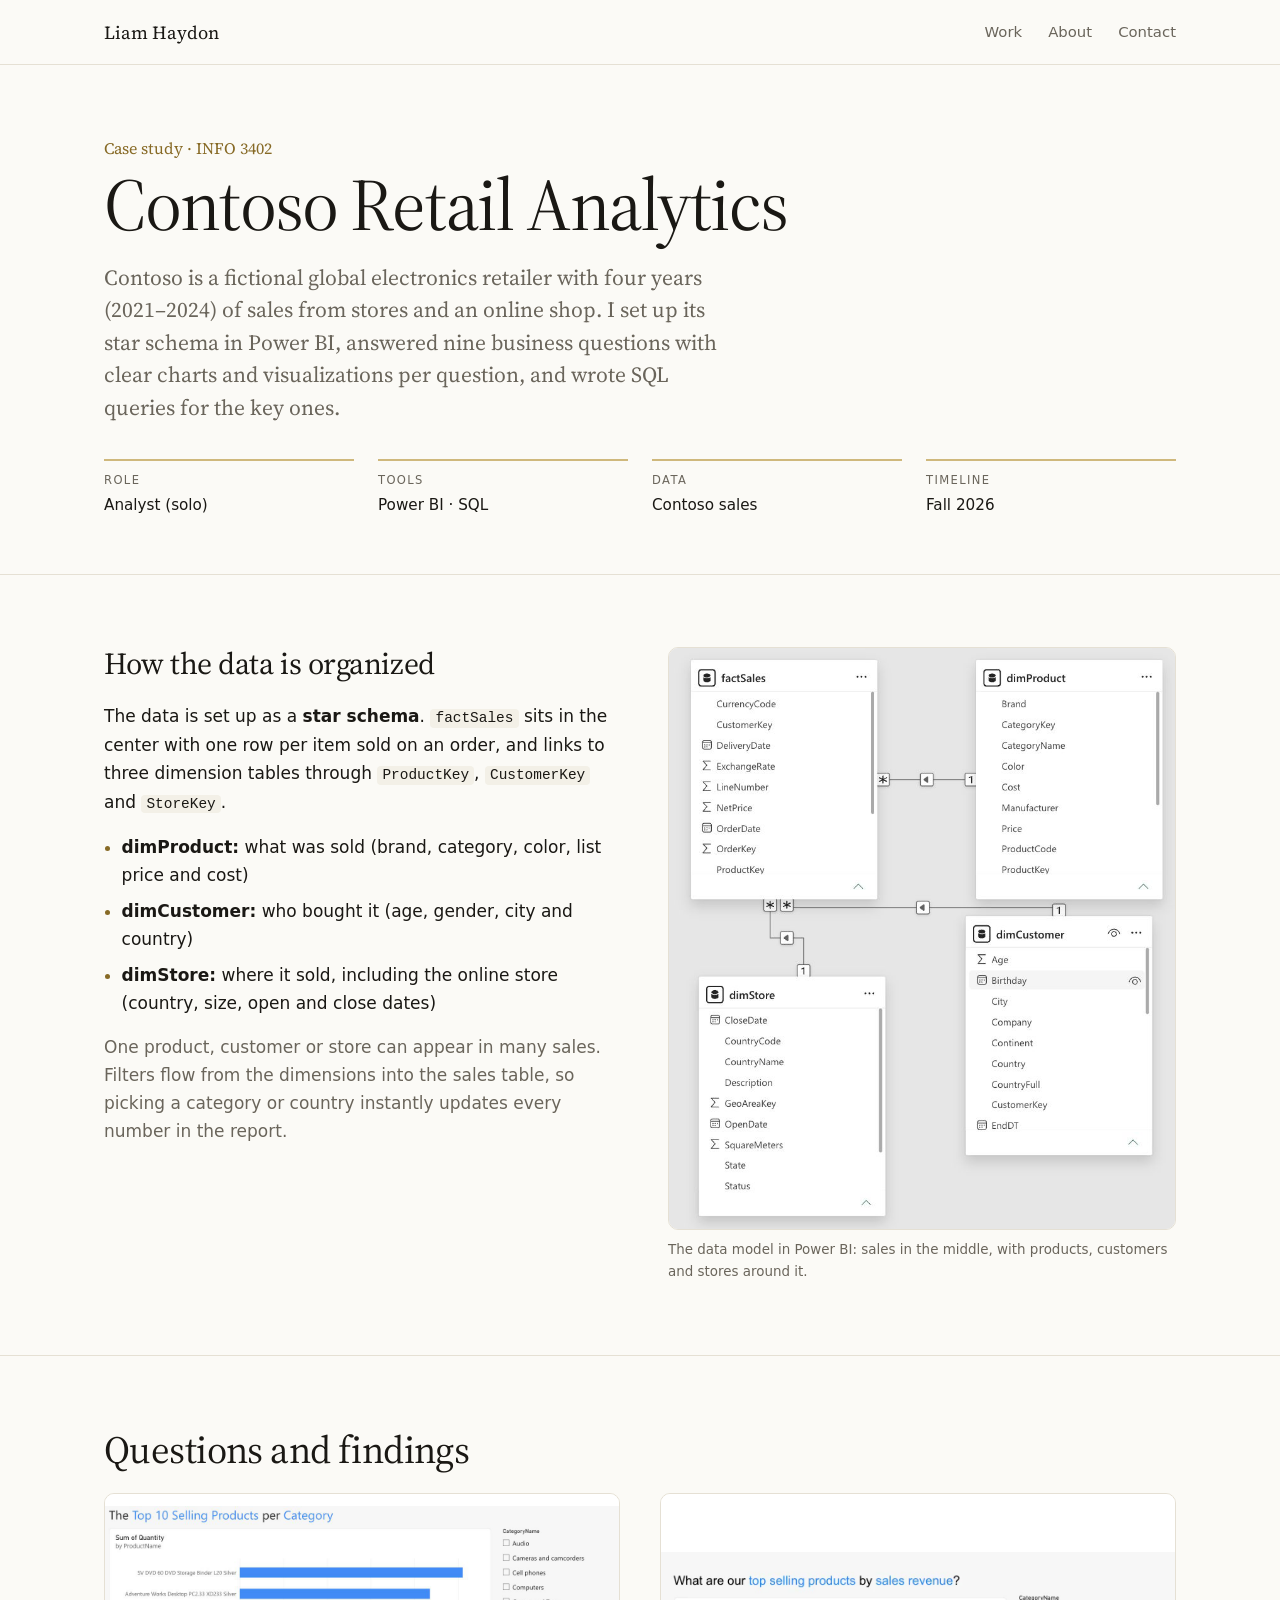
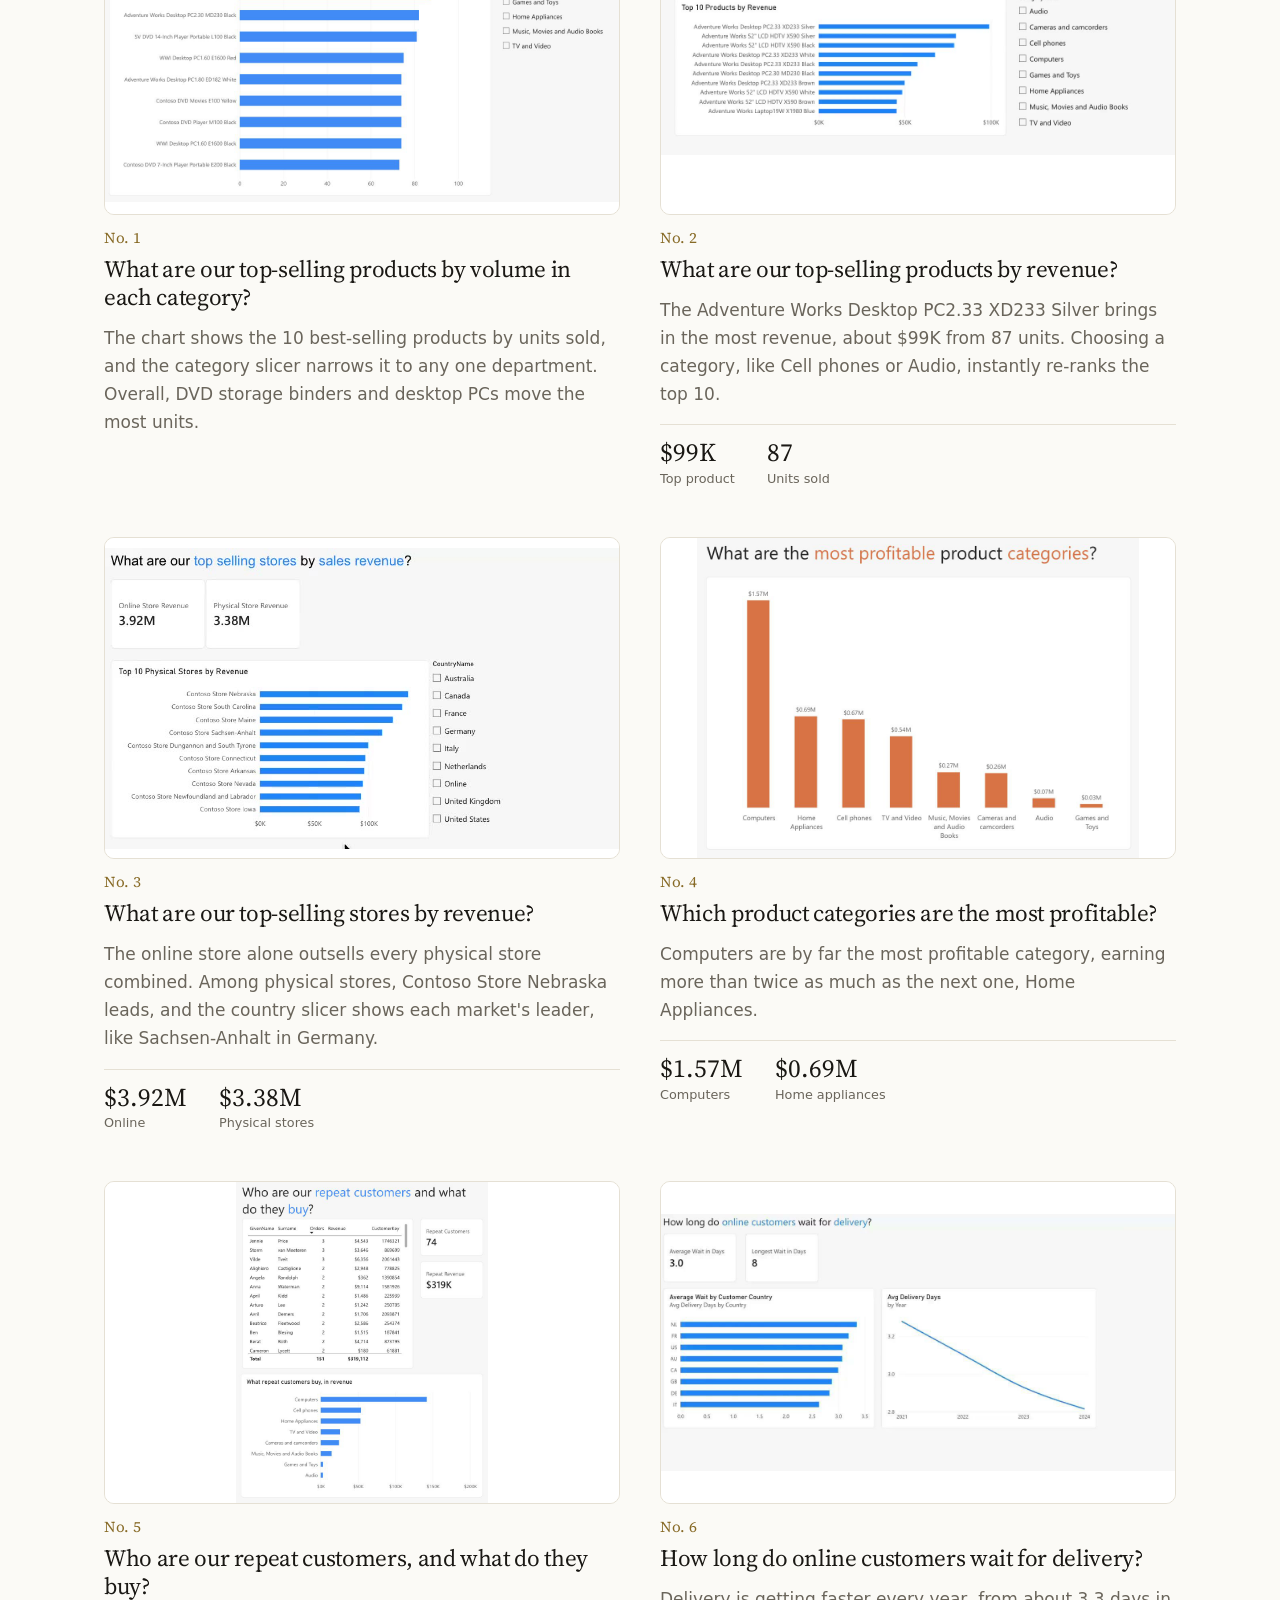
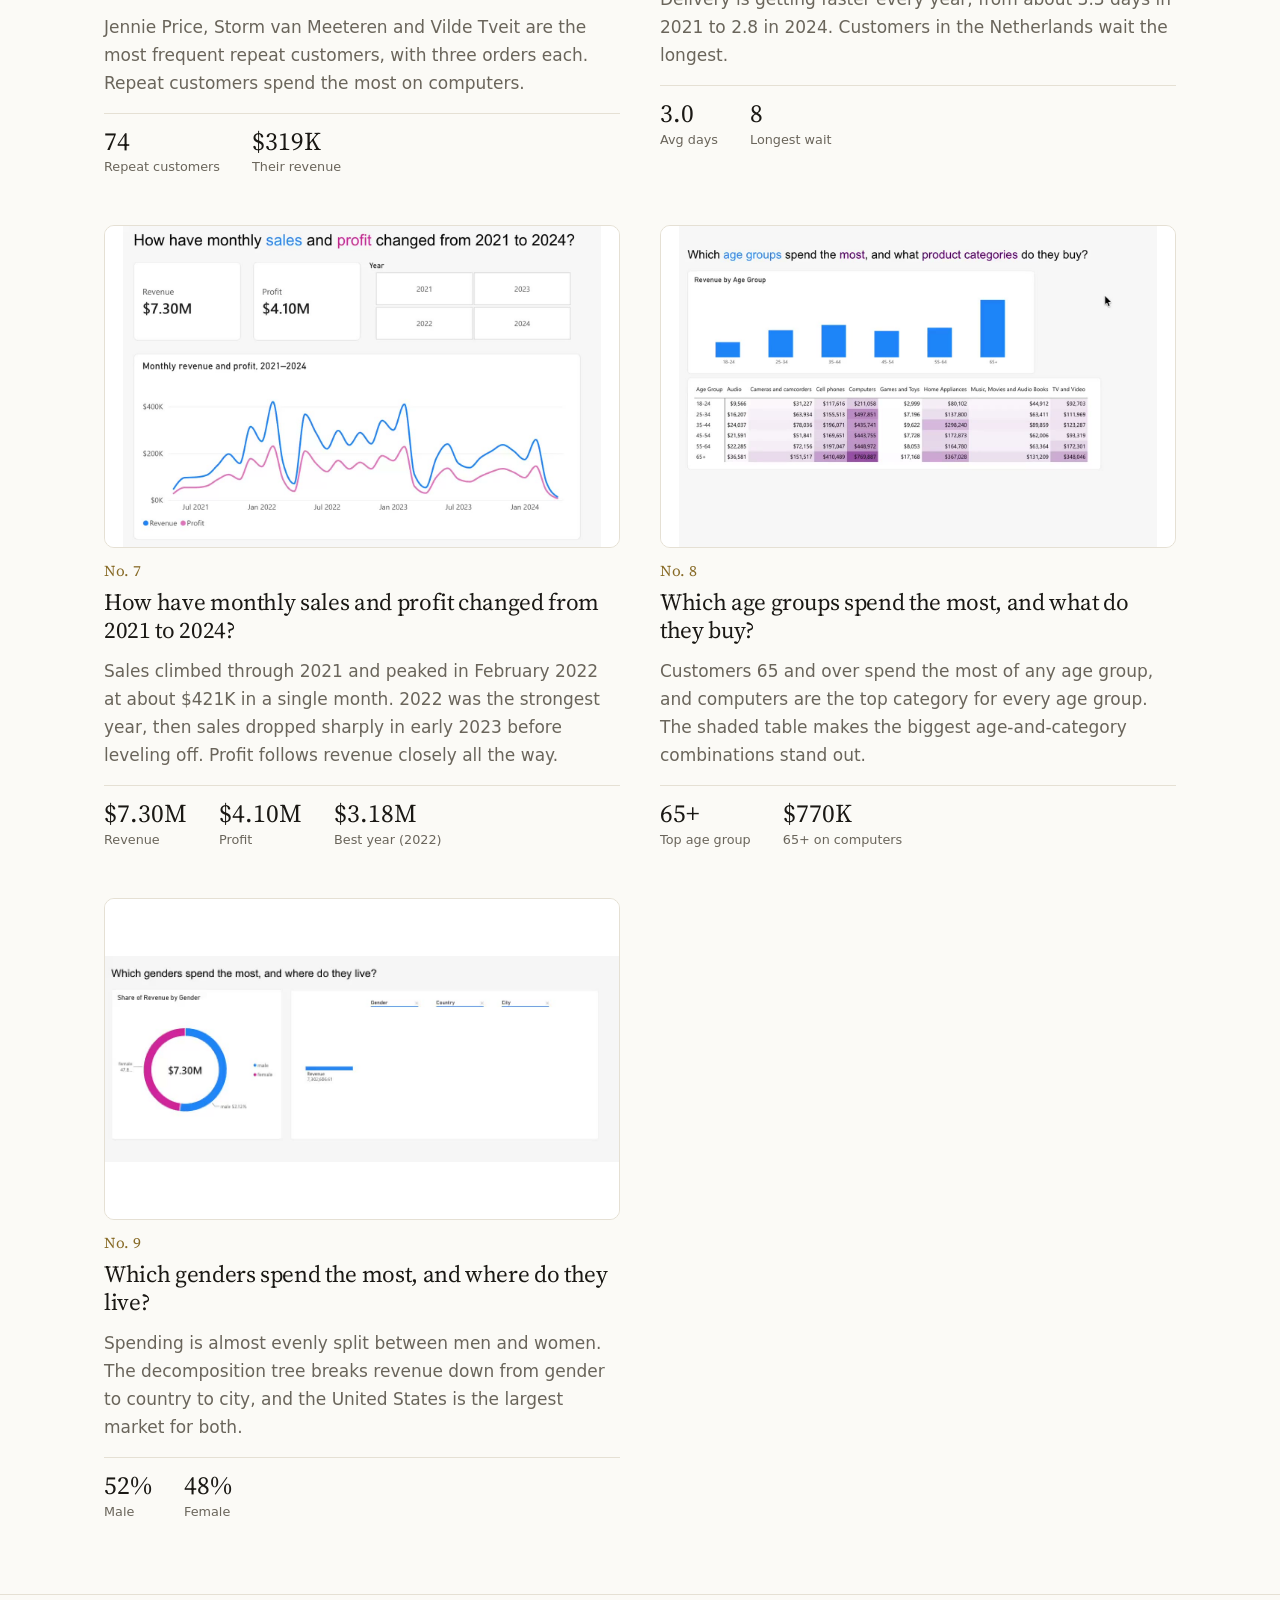
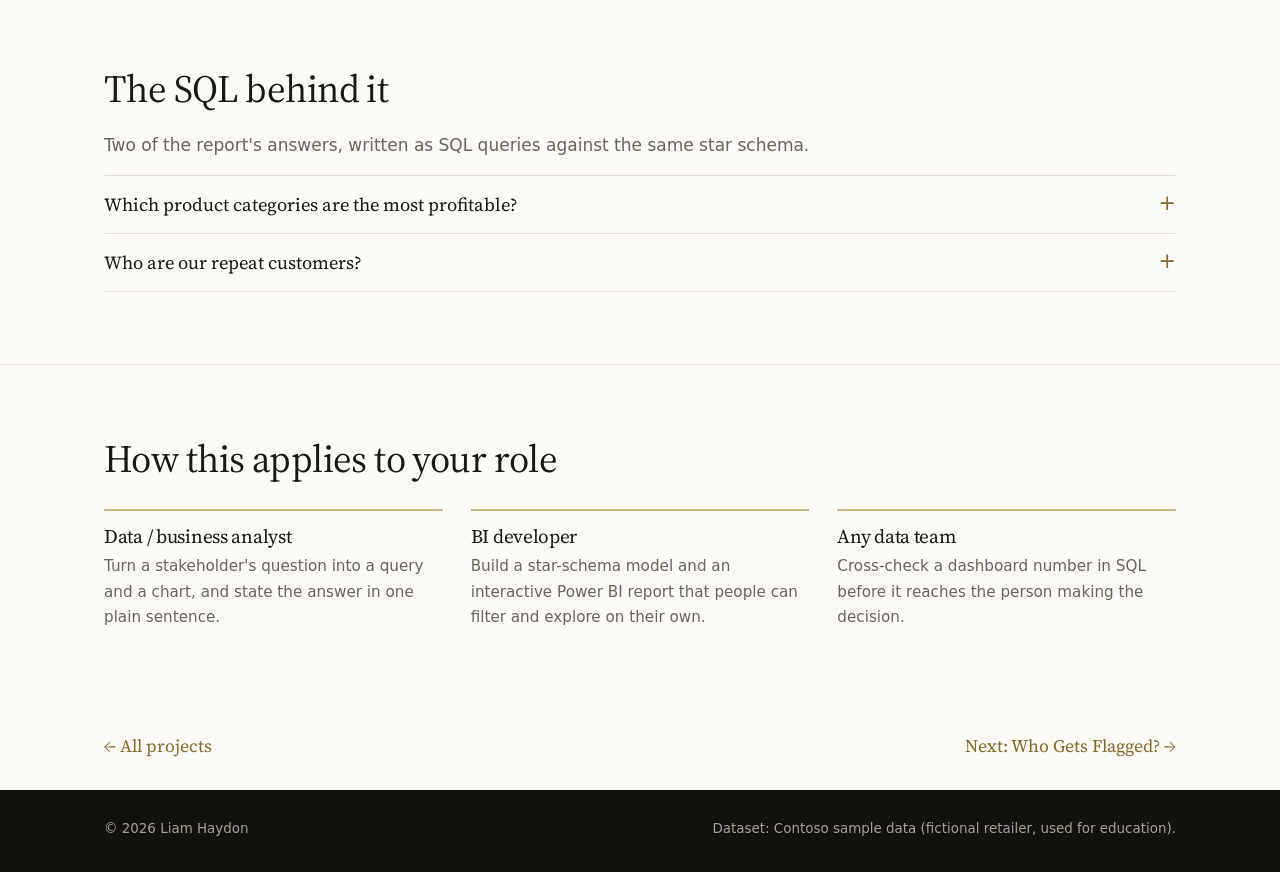
<file: projects/contoso-retail-analytics.html>
<!doctype html>
<html lang="en">
<head>
  <meta charset="utf-8">
  <meta name="viewport" content="width=device-width, initial-scale=1">
  <title>Contoso Retail Analytics · Liam Haydon</title>
  <meta name="description" content="Case study: a star schema and Power BI report answering nine retail business questions on the Contoso sales dataset, with SQL for the key ones.">
  <link rel="canonical" href="https://liamhaydon.github.io/projects/contoso-retail-analytics.html">
  <meta property="og:type" content="article">
  <meta property="og:title" content="Contoso Retail Analytics · Liam Haydon">
  <meta property="og:description" content="A star schema and Power BI report answering nine retail business questions, with SQL for the key ones.">
  <meta property="og:url" content="https://liamhaydon.github.io/projects/contoso-retail-analytics.html">
  <meta property="og:image" content="https://liamhaydon.github.io/assets/img/profit-by-category.png">
  <link rel="icon" href="../assets/favicon.svg" type="image/svg+xml">
  <link rel="preconnect" href="https://fonts.googleapis.com">
  <link rel="preconnect" href="https://fonts.gstatic.com" crossorigin>
  <link href="https://fonts.googleapis.com/css2?family=Source+Serif+4:ital,opsz,wght@0,8..60,400;1,8..60,400&display=swap" rel="stylesheet">
  <link rel="stylesheet" href="../assets/css/style.css?v=12">
  <script type="application/ld+json">
  {
    "@context": "https://schema.org",
    "@type": "CreativeWork",
    "name": "Contoso Retail Analytics",
    "description": "A star schema and Power BI report answering nine retail business questions on four years of Contoso sales data, with SQL for the key ones.",
    "url": "https://liamhaydon.github.io/projects/contoso-retail-analytics.html",
    "author": { "@type": "Person", "name": "Liam Haydon", "url": "https://liamhaydon.github.io/" },
    "keywords": "Power BI, SQL, star schema, data modeling, retail analytics"
  }
  </script>
</head>
<body>

<nav class="nav" aria-label="Site">
  <div class="wrap">
    <a class="brand" href="../index.html">Liam Haydon</a>
    <ul>
      <li><a href="../index.html#work">Work</a></li>
      <li><a href="../index.html#about">About</a></li>
      <li><a href="../index.html#contact">Contact</a></li>
    </ul>
  </div>
</nav>

<main>

<header class="page-head">
  <div class="wrap">
    <p class="kicker">Case study · INFO 3402</p>
    <h1>Contoso Retail Analytics</h1>
    <p class="lead">
      Contoso is a fictional global electronics retailer with four years (2021–2024) of sales from stores and an online shop.
      I set up its star schema in Power BI, answered nine business questions with clear charts and visualizations per question, and wrote SQL queries for the key ones.
    </p>
    <dl class="facts">
      <div><dt>Role</dt><dd>Analyst (solo)</dd></div>
      <div><dt>Tools</dt><dd>Power BI · SQL</dd></div>
      <div><dt>Data</dt><dd>Contoso sales</dd></div>
      <div><dt>Timeline</dt><dd>Fall 2026</dd></div>
    </dl>
  </div>
</header>

<section id="data">
  <div class="wrap two">
    <div>
      <h2>How the data is organized</h2>
      <p>
        The data is set up as a <strong>star schema</strong>. <code>factSales</code> sits in the center with one row per item sold on an order,
        and links to three dimension tables through <code>ProductKey</code>, <code>CustomerKey</code> and <code>StoreKey</code>.
      </p>
      <ul class="plain-list">
        <li><strong>dimProduct:</strong> what was sold (brand, category, color, list price and cost)</li>
        <li><strong>dimCustomer:</strong> who bought it (age, gender, city and country)</li>
        <li><strong>dimStore:</strong> where it sold, including the online store (country, size, open and close dates)</li>
      </ul>
      <p class="muted">
        One product, customer or store can appear in many sales. Filters flow from the dimensions into the sales table,
        so picking a category or country instantly updates every number in the report.
      </p>
    </div>
    <figure>
      <img src="../assets/img/star-schema.png" alt="Power BI model view showing the sales table connected to product, customer and store tables">
      <figcaption>The data model in Power BI: sales in the middle, with products, customers and stores around it.</figcaption>
    </figure>
  </div>
</section>

<!-- FINDINGS: numbered automatically. Recordings play only while on screen. -->
<section id="findings">
  <div class="wrap">
    <h2>Questions and findings</h2>
    <div class="findings grid">

      <article class="finding">
        <figure><img src="../assets/img/top-products-volume.png" alt="Bar chart of the top 10 selling products by quantity with a category filter"></figure>
        <h3>What are our top-selling products by volume in each category?</h3>
        <p>The chart shows the 10 best-selling products by units sold, and the category slicer narrows it to any one department. Overall, DVD storage binders and desktop PCs move the most units.</p>
      </article>

      <article class="finding">
        <figure><video src="../assets/video/top-products-revenue.mp4" poster="../assets/video/top-products-revenue.jpg" muted loop playsinline preload="metadata" aria-label="Screen recording: filtering the top 10 products by revenue by category"></video></figure>
        <h3>What are our top-selling products by revenue?</h3>
        <p>The Adventure Works Desktop PC2.33 XD233 Silver brings in the most revenue, about $99K from 87 units. Choosing a category, like Cell phones or Audio, instantly re-ranks the top 10.</p>
        <ul class="stats"><li><b>$99K</b>Top product</li><li><b>87</b>Units sold</li></ul>
      </article>

      <article class="finding">
        <figure><video src="../assets/video/top-stores.mp4" poster="../assets/video/top-stores.jpg" muted loop playsinline preload="metadata" aria-label="Screen recording: top 10 physical stores by revenue, filtered by country"></video></figure>
        <h3>What are our top-selling stores by revenue?</h3>
        <p>The online store alone outsells every physical store combined. Among physical stores, Contoso Store Nebraska leads, and the country slicer shows each market's leader, like Sachsen-Anhalt in Germany.</p>
        <ul class="stats"><li><b>$3.92M</b>Online</li><li><b>$3.38M</b>Physical stores</li></ul>
      </article>

      <article class="finding">
        <figure><img src="../assets/img/profit-by-category.png" alt="Column chart of profit by product category; Computers lead at $1.57M"></figure>
        <h3>Which product categories are the most profitable?</h3>
        <p>Computers are by far the most profitable category, earning more than twice as much as the next one, Home Appliances.</p>
        <ul class="stats"><li><b>$1.57M</b>Computers</li><li><b>$0.69M</b>Home appliances</li></ul>
      </article>

      <article class="finding">
        <figure><img src="../assets/img/repeat-customers.png" alt="Table of repeat customers with KPI cards showing 74 repeat customers and $319K revenue"></figure>
        <h3>Who are our repeat customers, and what do they buy?</h3>
        <p>Jennie Price, Storm van Meeteren and Vilde Tveit are the most frequent repeat customers, with three orders each. Repeat customers spend the most on computers.</p>
        <ul class="stats"><li><b>74</b>Repeat customers</li><li><b>$319K</b>Their revenue</li></ul>
      </article>

      <article class="finding">
        <figure><img src="../assets/img/delivery-wait.png" alt="Delivery wait KPIs, bar chart by country, and a line chart falling from 2021 to 2024"></figure>
        <h3>How long do online customers wait for delivery?</h3>
        <p>Delivery is getting faster every year, from about 3.3 days in 2021 to 2.8 in 2024. Customers in the Netherlands wait the longest.</p>
        <ul class="stats"><li><b>3.0</b>Avg days</li><li><b>8</b>Longest wait</li></ul>
      </article>

      <article class="finding">
        <figure><video src="../assets/video/monthly-trend.mp4" poster="../assets/video/monthly-trend.jpg" muted loop playsinline preload="metadata" aria-label="Screen recording: monthly revenue and profit line chart filtered by year"></video></figure>
        <h3>How have monthly sales and profit changed from 2021 to 2024?</h3>
        <p>Sales climbed through 2021 and peaked in February 2022 at about $421K in a single month. 2022 was the strongest year, then sales dropped sharply in early 2023 before leveling off. Profit follows revenue closely all the way.</p>
        <ul class="stats"><li><b>$7.30M</b>Revenue</li><li><b>$4.10M</b>Profit</li><li><b>$3.18M</b>Best year (2022)</li></ul>
      </article>

      <article class="finding">
        <figure><video src="../assets/video/age-groups.mp4" poster="../assets/video/age-groups.jpg" muted loop playsinline preload="metadata" aria-label="Screen recording: revenue by age group with a category heat-map table"></video></figure>
        <h3>Which age groups spend the most, and what do they buy?</h3>
        <p>Customers 65 and over spend the most of any age group, and computers are the top category for every age group. The shaded table makes the biggest age-and-category combinations stand out.</p>
        <ul class="stats"><li><b>65+</b>Top age group</li><li><b>$770K</b>65+ on computers</li></ul>
      </article>

      <article class="finding">
        <figure><video src="../assets/video/gender-location.mp4" poster="../assets/video/gender-location.jpg" muted loop playsinline preload="metadata" aria-label="Screen recording: revenue share by gender and a decomposition tree by country and city"></video></figure>
        <h3>Which genders spend the most, and where do they live?</h3>
        <p>Spending is almost evenly split between men and women. The decomposition tree breaks revenue down from gender to country to city, and the United States is the largest market for both.</p>
        <ul class="stats"><li><b>52%</b>Male</li><li><b>48%</b>Female</li></ul>
      </article>

    </div>
  </div>
</section>

<section id="sql">
  <div class="wrap">
    <h2>The SQL behind it</h2>
    <p class="muted">Two of the report's answers, written as SQL queries against the same star schema.</p>

    <details>
      <summary>Which product categories are the most profitable?</summary>
      <pre><code>SELECT
    p.CategoryName,
    SUM(s.Quantity * (s.NetPrice - s.UnitCost)) AS Profit
FROM factSales AS s
JOIN dimProduct AS p
    ON s.ProductKey = p.ProductKey
GROUP BY p.CategoryName
ORDER BY Profit DESC;</code></pre>
      <ul class="plain-list">
        <li><strong>JOIN</strong> connects each sale to its product, so we know its category.</li>
        <li>Profit for each sale = quantity × (selling price − cost), and <strong>SUM</strong> adds it up.</li>
        <li><strong>GROUP BY</strong> gives one total per category, and <strong>ORDER BY … DESC</strong> puts the most profitable first.</li>
      </ul>
    </details>

    <details>
      <summary>Who are our repeat customers?</summary>
      <pre><code>SELECT
    c.GivenName,
    c.Surname,
    COUNT(DISTINCT s.OrderKey)   AS Orders,
    SUM(s.Quantity * s.NetPrice) AS Revenue
FROM factSales AS s
JOIN dimCustomer AS c
    ON s.CustomerKey = c.CustomerKey
GROUP BY c.CustomerKey, c.GivenName, c.Surname
HAVING COUNT(DISTINCT s.OrderKey) &gt; 1
ORDER BY Orders DESC, Revenue DESC;</code></pre>
      <ul class="plain-list">
        <li><strong>JOIN</strong> adds each customer's name to their sales.</li>
        <li><strong>COUNT(DISTINCT OrderKey)</strong> counts real orders. One order can have several product lines, so a plain count would overcount.</li>
        <li><strong>HAVING … &gt; 1</strong> keeps only customers with more than one order. It runs <em>after</em> grouping, which is why it isn't <code>WHERE</code>.</li>
      </ul>
    </details>
  </div>
</section>

<section id="applies">
  <div class="wrap">
    <h2>How this applies to your role</h2>
    <div class="three">
      <div><h3>Data / business analyst</h3><p>Turn a stakeholder's question into a query and a chart, and state the answer in one plain sentence.</p></div>
      <div><h3>BI developer</h3><p>Build a star-schema model and an interactive Power BI report that people can filter and explore on their own.</p></div>
      <div><h3>Any data team</h3><p>Cross-check a dashboard number in SQL before it reaches the person making the decision.</p></div>
    </div>
  </div>
</section>

<nav class="next" aria-label="More projects">
  <div class="wrap">
    <a href="../index.html#work">← All projects</a>
    <a href="fair-ml-risk-audit.html">Next: Who Gets Flagged? →</a>
  </div>
</nav>

</main>

<footer>
  <div class="wrap">
    <span>© 2026 Liam Haydon</span>
    <span>Dataset: Contoso sample data (fictional retailer, used for education).</span>
  </div>
</footer>

<script>
  // Recordings play only while on screen. Visitors who prefer reduced motion get play controls instead.
  (function () {
    var vids = document.querySelectorAll('video');
    if (window.matchMedia('(prefers-reduced-motion: reduce)').matches || !('IntersectionObserver' in window)) {
      vids.forEach(function (v) { v.controls = true; });
      return;
    }
    var io = new IntersectionObserver(function (entries) {
      entries.forEach(function (e) { e.isIntersecting ? e.target.play().catch(function () {}) : e.target.pause(); });
    }, { threshold: 0.25 });
    vids.forEach(function (v) { io.observe(v); });
  })();
</script>
</body>
</html>
</file>
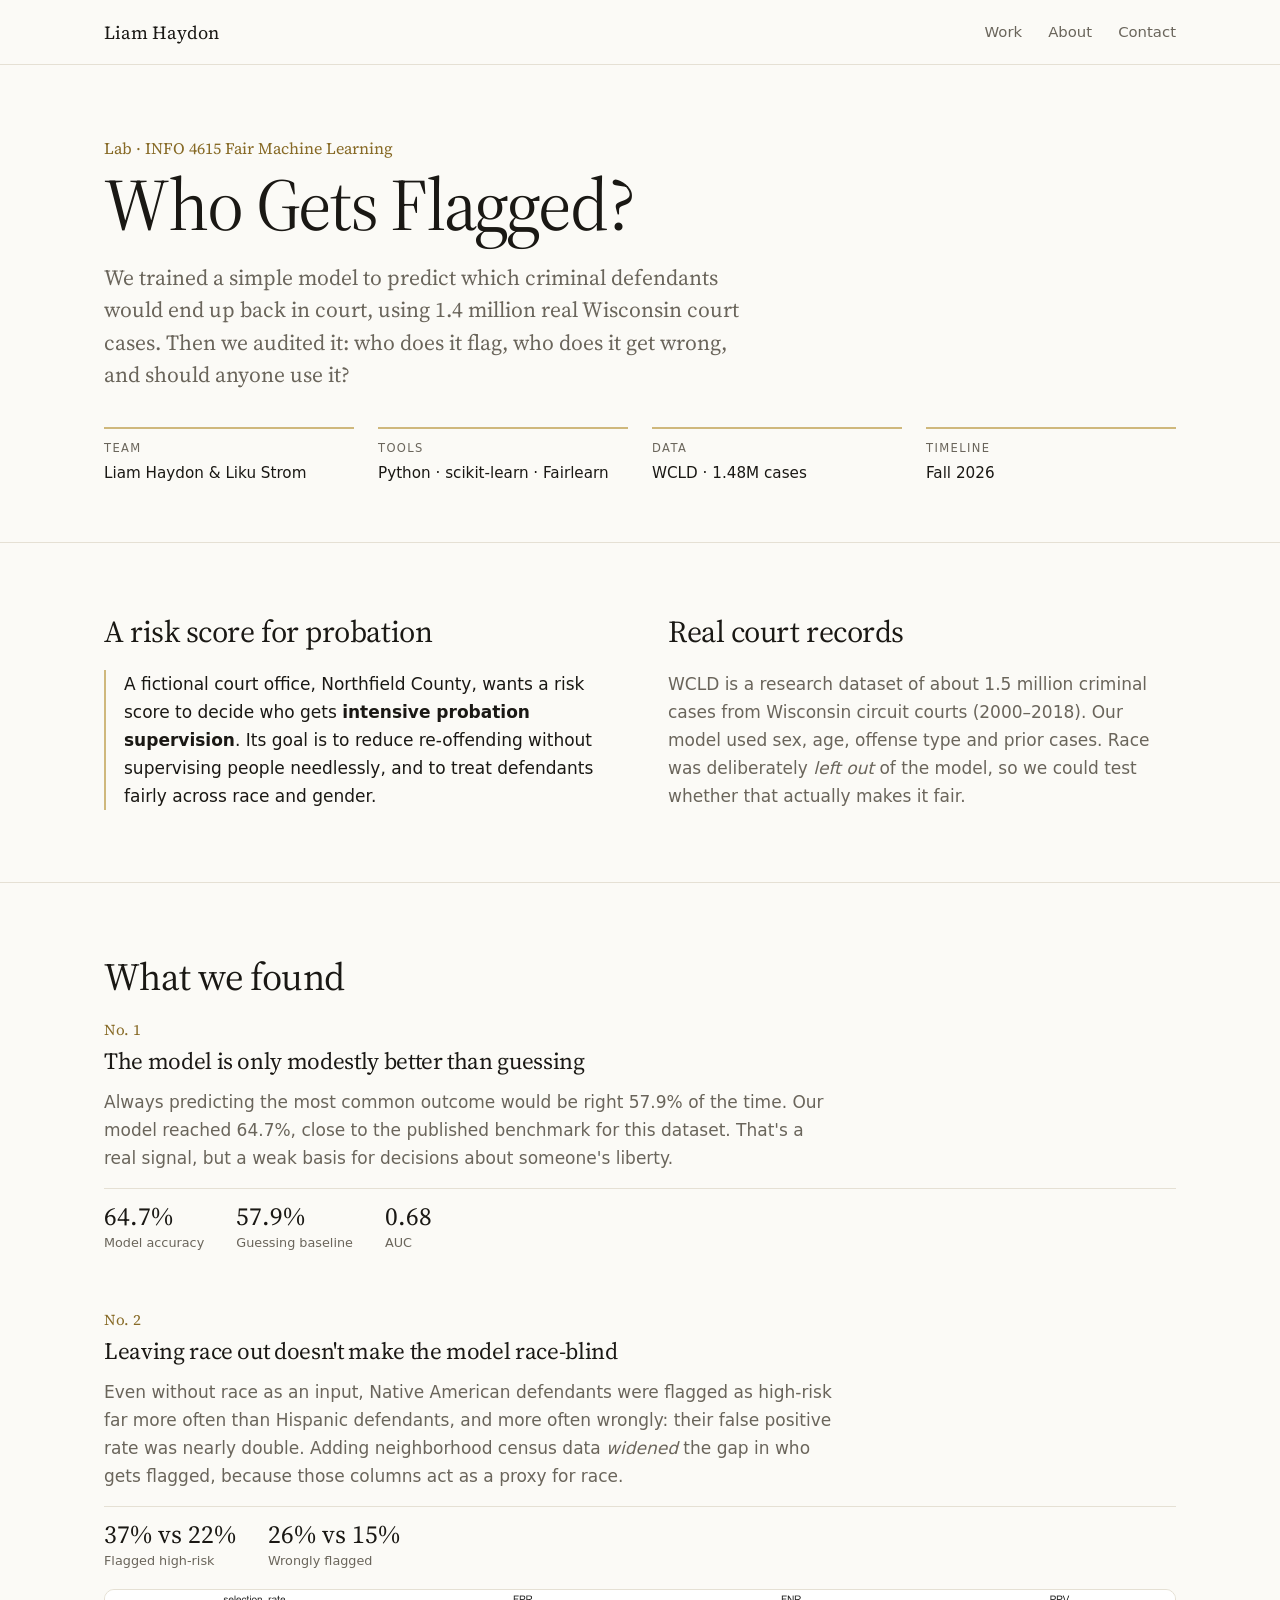
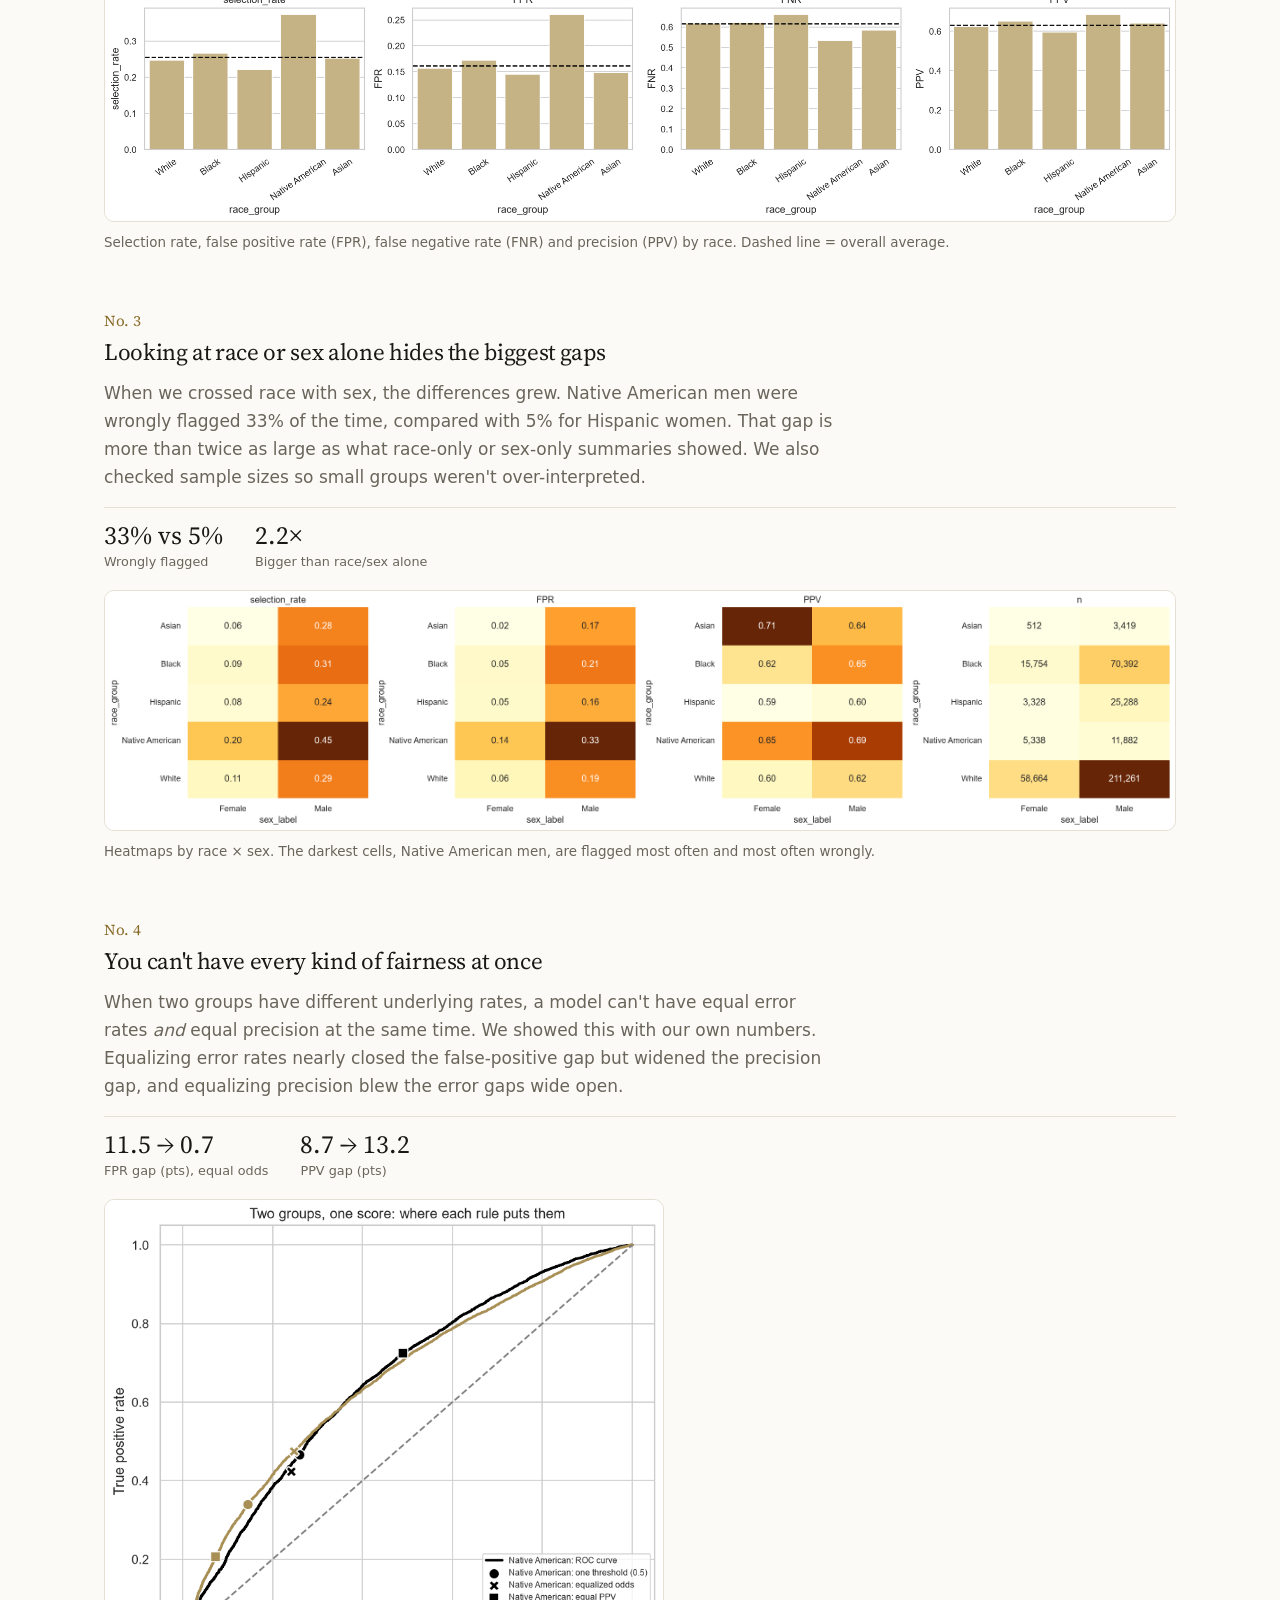
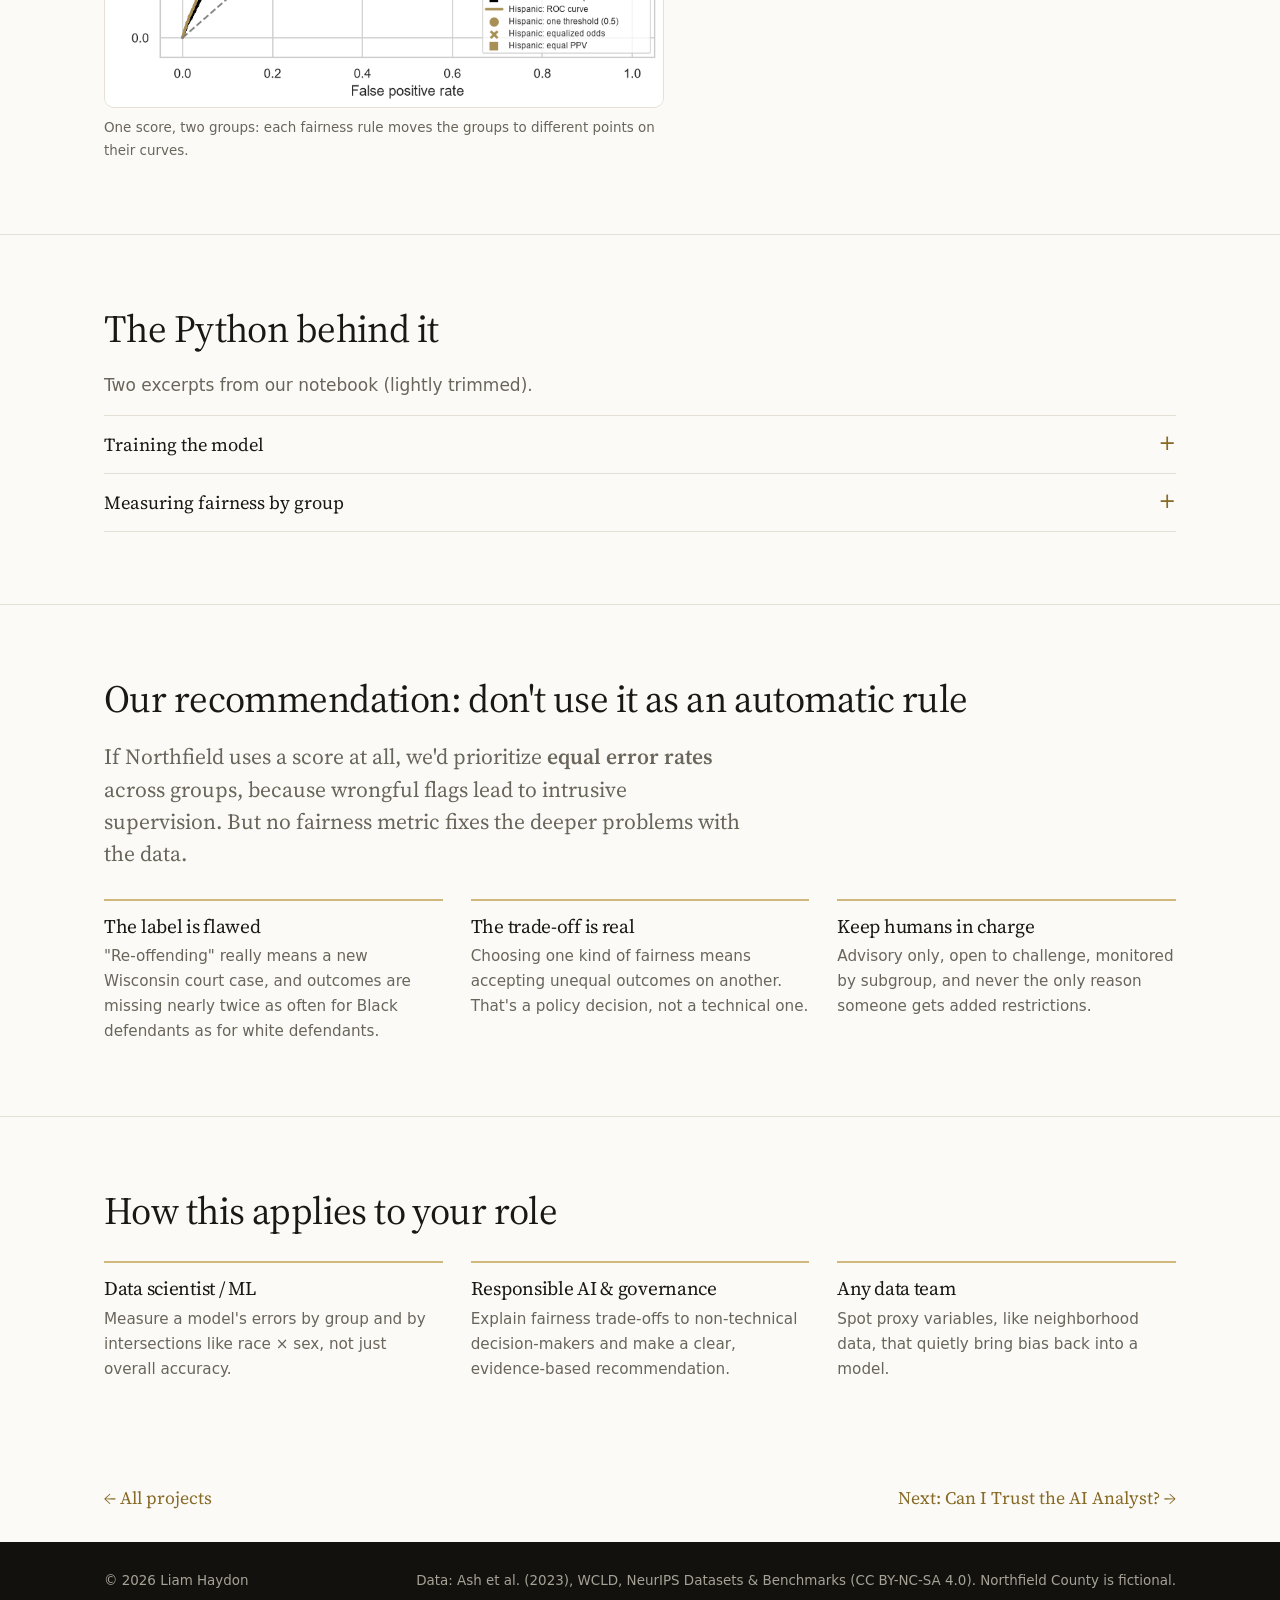
<file: projects/fair-ml-risk-audit.html>
<!doctype html>
<html lang="en">
<head>
  <meta charset="utf-8">
  <meta name="viewport" content="width=device-width, initial-scale=1">
  <title>Who Gets Flagged? · Liam Haydon</title>
  <meta name="description" content="Fair ML lab: auditing a recidivism risk model trained on 1.4 million Wisconsin court cases for fairness across race and sex.">
  <link rel="canonical" href="https://liamhaydon.github.io/projects/fair-ml-risk-audit.html">
  <meta property="og:type" content="article">
  <meta property="og:title" content="Who Gets Flagged? · Liam Haydon">
  <meta property="og:description" content="Auditing a recidivism risk model trained on 1.4 million Wisconsin court cases for fairness across race and sex.">
  <meta property="og:url" content="https://liamhaydon.github.io/projects/fair-ml-risk-audit.html">
  <meta property="og:image" content="https://liamhaydon.github.io/assets/img/fairml-impossibility.png">
  <link rel="icon" href="../assets/favicon.svg" type="image/svg+xml">
  <link rel="preconnect" href="https://fonts.googleapis.com">
  <link rel="preconnect" href="https://fonts.gstatic.com" crossorigin>
  <link href="https://fonts.googleapis.com/css2?family=Source+Serif+4:ital,opsz,wght@0,8..60,400;1,8..60,400&display=swap" rel="stylesheet">
  <link rel="stylesheet" href="../assets/css/style.css?v=12">
  <script type="application/ld+json">
  {
    "@context": "https://schema.org",
    "@type": "CreativeWork",
    "name": "Who Gets Flagged?",
    "description": "A fairness audit of a recidivism risk model trained on 1.4 million Wisconsin court cases, measuring error rates across race and sex and recommending whether a court should use it.",
    "url": "https://liamhaydon.github.io/projects/fair-ml-risk-audit.html",
    "author": [
      { "@type": "Person", "name": "Liam Haydon", "url": "https://liamhaydon.github.io/" },
      { "@type": "Person", "name": "Liku Strom" }
    ],
    "keywords": "fair machine learning, Python, scikit-learn, Fairlearn, model auditing, responsible AI"
  }
  </script>
</head>
<body>

<nav class="nav" aria-label="Site">
  <div class="wrap">
    <a class="brand" href="../index.html">Liam Haydon</a>
    <ul>
      <li><a href="../index.html#work">Work</a></li>
      <li><a href="../index.html#about">About</a></li>
      <li><a href="../index.html#contact">Contact</a></li>
    </ul>
  </div>
</nav>

<main>

<header class="page-head">
  <div class="wrap">
    <p class="kicker">Lab · INFO 4615 Fair Machine Learning</p>
    <h1>Who Gets Flagged?</h1>
    <p class="lead">
      We trained a simple model to predict which criminal defendants would end up back in court, using 1.4 million real Wisconsin court cases.
      Then we audited it: who does it flag, who does it get wrong, and should anyone use it?
    </p>
    <dl class="facts">
      <div><dt>Team</dt><dd>Liam Haydon &amp; Liku Strom</dd></div>
      <div><dt>Tools</dt><dd>Python · scikit-learn · Fairlearn</dd></div>
      <div><dt>Data</dt><dd>WCLD · 1.48M cases</dd></div>
      <div><dt>Timeline</dt><dd>Fall 2026</dd></div>
    </dl>
  </div>
</header>

<section id="scenario">
  <div class="wrap two">
    <div>
      <h2>A risk score for probation</h2>
      <p class="note">A fictional court office, Northfield County, wants a risk score to decide who gets <strong>intensive probation supervision</strong>.
      Its goal is to reduce re-offending without supervising people needlessly, and to treat defendants fairly across race and gender.</p>
    </div>
    <div>
      <h2>Real court records</h2>
      <p class="muted">
        WCLD is a research dataset of about 1.5 million criminal cases from Wisconsin circuit courts (2000–2018).
        Our model used sex, age, offense type and prior cases. Race was deliberately <em>left out</em> of the model,
        so we could test whether that actually makes it fair.
      </p>
    </div>
  </div>
</section>

<!-- FINDINGS: numbered automatically. -->
<section id="findings">
  <div class="wrap">
    <h2>What we found</h2>
    <div class="findings">

      <article class="finding">
        <h3>The model is only modestly better than guessing</h3>
        <p>Always predicting the most common outcome would be right 57.9% of the time. Our model reached 64.7%, close to the published benchmark for this dataset. That's a real signal, but a weak basis for decisions about someone's liberty.</p>
        <ul class="stats"><li><b>64.7%</b>Model accuracy</li><li><b>57.9%</b>Guessing baseline</li><li><b>0.68</b>AUC</li></ul>
      </article>

      <article class="finding">
        <h3>Leaving race out doesn't make the model race-blind</h3>
        <p>Even without race as an input, Native American defendants were flagged as high-risk far more often than Hispanic defendants, and more often wrongly: their false positive rate was nearly double. Adding neighborhood census data <em>widened</em> the gap in who gets flagged, because those columns act as a proxy for race.</p>
        <ul class="stats"><li><b>37% vs 22%</b>Flagged high-risk</li><li><b>26% vs 15%</b>Wrongly flagged</li></ul>
        <figure>
          <img src="../assets/img/fairml-metrics-by-race.png" alt="Four bar charts by race: selection rate, false positive rate, false negative rate and precision, with Native American defendants highest on selection and false positive rate">
          <figcaption>Selection rate, false positive rate (FPR), false negative rate (FNR) and precision (PPV) by race. Dashed line = overall average.</figcaption>
        </figure>
      </article>

      <article class="finding">
        <h3>Looking at race or sex alone hides the biggest gaps</h3>
        <p>When we crossed race with sex, the differences grew. Native American men were wrongly flagged 33% of the time, compared with 5% for Hispanic women. That gap is more than twice as large as what race-only or sex-only summaries showed. We also checked sample sizes so small groups weren't over-interpreted.</p>
        <ul class="stats"><li><b>33% vs 5%</b>Wrongly flagged</li><li><b>2.2×</b>Bigger than race/sex alone</li></ul>
        <figure>
          <img src="../assets/img/fairml-intersections.png" alt="Heatmaps of selection rate, false positive rate, precision and sample size by race and sex">
          <figcaption>Heatmaps by race × sex. The darkest cells, Native American men, are flagged most often and most often wrongly.</figcaption>
        </figure>
      </article>

      <article class="finding">
        <h3>You can't have every kind of fairness at once</h3>
        <p>When two groups have different underlying rates, a model can't have equal error rates <em>and</em> equal precision at the same time. We showed this with our own numbers. Equalizing error rates nearly closed the false-positive gap but widened the precision gap, and equalizing precision blew the error gaps wide open.</p>
        <ul class="stats"><li><b>11.5 → 0.7</b>FPR gap (pts), equal odds</li><li><b>8.7 → 13.2</b>PPV gap (pts)</li></ul>
        <figure class="narrow">
          <img src="../assets/img/fairml-impossibility.png" alt="ROC curves for Native American and Hispanic defendants with the operating point of each fairness rule marked">
          <figcaption>One score, two groups: each fairness rule moves the groups to different points on their curves.</figcaption>
        </figure>
      </article>

    </div>
  </div>
</section>

<section id="code">
  <div class="wrap">
    <h2>The Python behind it</h2>
    <p class="muted">Two excerpts from our notebook (lightly trimmed).</p>

    <details>
      <summary>Training the model</summary>
      <pre><code>model = make_pipeline(SimpleImputer(strategy="median"),
                      StandardScaler(),
                      LogisticRegression(max_iter=300))
model.fit(X_train, y_train)

test["score"]  = model.predict_proba(X_test)[:, 1]
test["y_pred"] = (test["score"] &gt;= THRESHOLD).astype(int)

acc = accuracy_score(test["y_true"], test["y_pred"])
auc = roc_auc_score(test["y_true"], test["score"])</code></pre>
      <ul class="plain-list">
        <li><strong>The pipeline</strong> fills in missing values, puts every feature on the same scale, then fits a logistic regression, a simple and explainable model.</li>
        <li><strong>predict_proba</strong> gives each defendant a risk score from 0 to 1. Anyone at or above the threshold (0.5) is flagged as high-risk.</li>
        <li><strong>Accuracy</strong> checks how often the yes/no call is right, and <strong>AUC</strong> checks how well the score ranks people overall.</li>
      </ul>
    </details>

    <details>
      <summary>Measuring fairness by group</summary>
      <pre><code>for key, g in frame.groupby(by_list, observed=True):
    tp = int(((g[y] == 1) &amp; (g[pred] == 1)).sum())   # flagged, did re-offend
    fp = int(((g[y] == 0) &amp; (g[pred] == 1)).sum())   # flagged, did not
    fn = int(((g[y] == 1) &amp; (g[pred] == 0)).sum())   # missed
    tn = int(((g[y] == 0) &amp; (g[pred] == 0)).sum())   # correctly not flagged
    n = tp + fp + fn + tn

    row["selection_rate"] = div(tp + fp, n)
    row["FPR"] = div(fp, fp + tn)
    row["FNR"] = div(fn, tp + fn)
    row["PPV"] = div(tp, tp + fp)</code></pre>
      <ul class="plain-list">
        <li>For each group (each race, sex, or race × sex), we count the four outcomes: right and wrong flags, and right and wrong non-flags.</li>
        <li><strong>Selection rate</strong> is how often a group gets flagged. <strong>FPR</strong> is how often people who didn't re-offend get flagged anyway. <strong>FNR</strong> is how often re-offenders get missed.</li>
        <li><strong>PPV</strong> (precision) is how often a flag is correct. We double-checked every number against the Fairlearn library.</li>
      </ul>
    </details>
  </div>
</section>

<section id="recommendation">
  <div class="wrap">
    <h2>Our recommendation: don't use it as an automatic rule</h2>
    <p class="lead">If Northfield uses a score at all, we'd prioritize <strong>equal error rates</strong> across groups, because wrongful flags lead to intrusive supervision. But no fairness metric fixes the deeper problems with the data.</p>
    <div class="three">
      <div><h3>The label is flawed</h3><p>"Re-offending" really means a new Wisconsin court case, and outcomes are missing nearly twice as often for Black defendants as for white defendants.</p></div>
      <div><h3>The trade-off is real</h3><p>Choosing one kind of fairness means accepting unequal outcomes on another. That's a policy decision, not a technical one.</p></div>
      <div><h3>Keep humans in charge</h3><p>Advisory only, open to challenge, monitored by subgroup, and never the only reason someone gets added restrictions.</p></div>
    </div>
  </div>
</section>

<section id="applies">
  <div class="wrap">
    <h2>How this applies to your role</h2>
    <div class="three">
      <div><h3>Data scientist / ML</h3><p>Measure a model's errors by group and by intersections like race × sex, not just overall accuracy.</p></div>
      <div><h3>Responsible AI &amp; governance</h3><p>Explain fairness trade-offs to non-technical decision-makers and make a clear, evidence-based recommendation.</p></div>
      <div><h3>Any data team</h3><p>Spot proxy variables, like neighborhood data, that quietly bring bias back into a model.</p></div>
    </div>
  </div>
</section>

<nav class="next" aria-label="More projects">
  <div class="wrap">
    <a href="../index.html#work">← All projects</a>
    <a href="ai-analyst-eval.html">Next: Can I Trust the AI Analyst? →</a>
  </div>
</nav>

</main>

<footer>
  <div class="wrap">
    <span>© 2026 Liam Haydon</span>
    <span>Data: Ash et al. (2023), WCLD, NeurIPS Datasets &amp; Benchmarks (CC BY-NC-SA 4.0). Northfield County is fictional.</span>
  </div>
</footer>

</body>
</html>
</file>
<file: assets/css/style.css>
/* Liam Haydon · portfolio · "Field Notes"
   One stylesheet, no build step. Warm paper, big serif, CU gold. Patterns are documented in CLAUDE.md. */

/* ---------- Tokens ---------- */
:root {
  --bg: #fbfaf6;            /* paper */
  --soft: #f3f0e7;          /* slightly darker paper: code, tables */
  --text: #1a1814;
  --muted: #6a655b;
  --line: #e5e0d4;
  --track: #efebe1;         /* demo tracks and toggles */
  --accent: #876a26;        /* gold dark enough for text on paper */
  --fill: #c4a65a;          /* gold for bars and pressed buttons */
  --on-fill: #1a1814;
  --gold: #cfb87c;          /* true CU gold: rules, and anything on the photo */
  --ink: #12110e;           /* footer */
  --cA: #2a78d6; --cB: #eb6834; --cC: #1baf7a;   /* chart series on the AI page */
  --serif: "Source Serif 4", Georgia, serif;
  --sans: system-ui, -apple-system, "Segoe UI", Roboto, sans-serif;
  --mono: ui-monospace, SFMono-Regular, Menlo, Consolas, monospace;
  --w: 1120px;
  color-scheme: light dark;
}
@media (prefers-color-scheme: dark) {
  :root {
    --bg: #14130f; --soft: #1c1a15; --text: #eeeae0; --muted: #a39e92; --line: #2d2a23; --track: #24211b;
    --accent: #cfb87c; --fill: #cfb87c; --on-fill: #14130f; --ink: #0c0b09;
    --cA: #3987e5; --cB: #d95926; --cC: #199e70;
  }
}

/* ---------- Base ---------- */
*, *::before, *::after { box-sizing: border-box; }
html { scroll-behavior: smooth; }
body { margin: 0; background: var(--bg); color: var(--text); font: 17px/1.65 var(--sans); -webkit-font-smoothing: antialiased; }
img, video { max-width: 100%; height: auto; display: block; }
a { color: var(--accent); text-decoration: none; }
a:hover { text-decoration: underline; text-underline-offset: 3px; }
h1, h2, h3 { font-family: var(--serif); font-weight: 400; line-height: 1.15; letter-spacing: -0.015em; margin: 0; }
h2 { font-size: clamp(1.7rem, 3.2vw, 2.4rem); margin-bottom: 1.25rem; }
h3 { font-size: 1.3rem; }
p { margin: 0 0 1rem; }
p:last-child { margin-bottom: 0; }
strong { font-weight: 600; }
code, pre { font-family: var(--mono); font-size: .85em; }
:not(pre) > code { background: var(--soft); padding: .1em .35em; border-radius: 4px; }
pre { background: var(--soft); border-left: 2px solid var(--gold); padding: 16px; overflow-x: auto; line-height: 1.55; margin: 0 0 1rem; border-radius: 0 8px 8px 0; }
::selection { background: var(--gold); color: #1a1814; }
:focus-visible { outline: 2px solid var(--accent); outline-offset: 3px; border-radius: 3px; }

.wrap { max-width: var(--w); margin: 0 auto; padding: 0 24px; }
section { padding: 72px 0; border-top: 1px solid var(--line); scroll-margin-top: 64px; }
.muted { color: var(--muted); }
.lead { font: 400 clamp(1.15rem, 2vw, 1.35rem)/1.5 var(--serif); color: var(--muted); max-width: 40rem; }
.label { font-size: .74rem; letter-spacing: .14em; text-transform: uppercase; color: var(--muted); margin: 0 0 .9rem; }
.kicker { font: 400 1rem var(--serif); color: var(--accent); margin: 0 0 .5rem; }

/* ---------- Nav (all pages) ---------- */
.nav { position: sticky; top: 0; z-index: 10; background: color-mix(in srgb, var(--bg) 88%, transparent); backdrop-filter: blur(10px); border-bottom: 1px solid var(--line); }
.nav .wrap { display: flex; align-items: center; justify-content: space-between; height: 64px; }
.brand { font: 400 1.15rem var(--serif); color: var(--text); }
.brand:hover { text-decoration: none; }
.nav ul { display: flex; gap: 26px; list-style: none; margin: 0; padding: 0; font-size: .93rem; }
.nav ul a { color: var(--muted); }
.nav ul a:hover { color: var(--text); text-decoration: none; }
@media (max-width: 520px) { .nav ul { gap: 18px; } }

/* ---------- Home: cover ---------- */
/* Paper with stylized topographic contours of the Boulder foothills, fading out behind the name. */
.cover { position: relative; overflow: hidden; min-height: min(80vh, 760px); display: flex; align-items: flex-end; border-bottom: 1px solid var(--line); }
.cover::before {
  content: ""; position: absolute; inset: 0; pointer-events: none;
  background: url("../img/contours.svg") right center / cover no-repeat;
  -webkit-mask-image: linear-gradient(90deg, transparent 8%, #000 62%); mask-image: linear-gradient(90deg, transparent 8%, #000 62%);
}
@media (prefers-color-scheme: dark) { .cover::before { opacity: .7; } }
@media (max-width: 700px) { .cover::before { -webkit-mask-image: linear-gradient(180deg, #000 0%, transparent 70%); mask-image: linear-gradient(180deg, #000 0%, transparent 70%); } }
.cover .wrap { position: relative; width: 100%; padding-top: 140px; padding-bottom: 72px; }
.cover .where { color: var(--accent); }
.cover h1 { font-size: clamp(3.2rem, 10vw, 7.5rem); line-height: .95; letter-spacing: -.03em; margin: 14px 0 22px; }
.cover .lead { max-width: 34rem; margin-bottom: 28px; }
.links { display: flex; flex-wrap: wrap; gap: 20px; list-style: none; padding: 0; margin: 0; }
.links a { color: var(--text); border-bottom: 1px solid var(--line); padding-bottom: 2px; }
.links a:hover { text-decoration: none; color: var(--accent); border-color: var(--accent); }
.links a.primary { color: var(--accent); border-color: var(--fill); }
.cover .legend-note { position: absolute; right: 24px; bottom: 16px; font-size: .68rem; letter-spacing: .08em; text-transform: uppercase; color: var(--muted); }
@media (max-width: 700px) { .cover .legend-note { display: none; } }

/* ---------- Home: chapters (one per project) ---------- */
.intro { border-top: 0; padding: 96px 0 40px; }
.intro p.big { font: 400 clamp(1.4rem, 3vw, 2rem)/1.35 var(--serif); max-width: 40rem; margin: 0; }
.intro em { color: var(--accent); }
.chapter { display: grid; gap: 40px; }
@media (min-width: 900px) { .chapter { grid-template-columns: 1fr 1.05fr; gap: 72px; align-items: center; } }
.chapter h2 { font-size: clamp(1.9rem, 3.6vw, 2.7rem); line-height: 1.12; margin: 10px 0 18px; }
.chapter p { color: var(--muted); max-width: 32rem; }
.result { display: flex; flex-wrap: wrap; align-items: baseline; gap: 4px 14px; margin: 26px 0 10px; padding-top: 18px; border-top: 2px solid var(--gold); max-width: 32rem; }
.result b { font: 400 2.6rem/1 var(--serif); white-space: nowrap; }
.result span { font-size: .88rem; color: var(--muted); }
.tools { font-size: .82rem; color: var(--muted); margin: 0 0 22px; }
.read { font-weight: 600; }
.figure { border: 1px solid var(--line); border-radius: 14px; padding: 24px; }

/* ---------- Home: about ---------- */
.about { display: grid; gap: 40px; }
@media (min-width: 900px) { .about { grid-template-columns: 1fr 1.05fr; gap: 72px; } }
.about h2 { font-size: clamp(1.9rem, 3.6vw, 2.7rem); margin: 0 0 24px; }
.about p { color: var(--muted); }
.coords { display: grid; grid-template-columns: 1fr auto 1fr; align-items: end; gap: 14px; font-size: .82rem; color: var(--muted); }
.coords b { display: block; font: 400 1.25rem var(--serif); color: var(--text); }
.coords .arrow { color: var(--accent); font-size: 1.3rem; padding-bottom: 4px; }
.ridge { display: block; width: 100%; height: auto; margin: 28px 0 10px; color: var(--accent); }
.ridge .slabs path { fill: var(--bg); }
.now { font-size: .82rem; color: var(--muted); margin: 0; }
.now b { color: var(--text); font-weight: 600; }

.record { list-style: none; padding: 0; margin: 28px 0 0; border-top: 1px solid var(--line); }
.record li { display: grid; grid-template-columns: 130px 1fr; gap: 4px 16px; padding: 12px 0; border-bottom: 1px solid var(--line); font-size: .94rem; }
.record li > span { color: var(--muted); font-size: .86rem; padding-top: 2px; }
.record li em { font-style: normal; color: var(--muted); }
@media (max-width: 520px) { .record li { grid-template-columns: 1fr; } }

.contact { padding: 110px 0 120px; text-align: center; }
.contact h2 { font-size: clamp(2.6rem, 7vw, 4.8rem); line-height: 1; letter-spacing: -.02em; margin: 14px 0 24px; }
.contact .mail { font: 400 clamp(1.1rem, 2.4vw, 1.5rem) var(--serif); }

/* ---------- Project pages ---------- */
.page-head { border-top: 0; padding: 72px 0 56px; }
.page-head h1 { font-size: clamp(2.6rem, 6.5vw, 4.6rem); line-height: 1.02; letter-spacing: -.025em; margin: 0 0 1.25rem; }
.facts { display: grid; grid-template-columns: repeat(2, 1fr); gap: 16px 24px; margin: 2.2rem 0 0; }
@media (min-width: 760px) { .facts { grid-template-columns: repeat(4, 1fr); } }
.facts div { border-top: 2px solid var(--gold); padding-top: 10px; }
.facts dt { font-size: .72rem; letter-spacing: .12em; text-transform: uppercase; color: var(--muted); }
.facts dd { margin: 3px 0 0; font-size: .95rem; }

.two { display: grid; gap: 32px; align-items: start; }
@media (min-width: 860px) { .two { grid-template-columns: 1fr 1fr; gap: 56px; } }
.two h2 { font-size: clamp(1.5rem, 2.6vw, 1.9rem); }
.three { display: grid; gap: 28px; margin-top: 1.75rem; }
@media (min-width: 760px) { .three { grid-template-columns: repeat(3, 1fr); } }
.three > * { border-top: 2px solid var(--gold); padding-top: 14px; }
.three h3 { font-size: 1.2rem; margin-bottom: .45rem; }
.three p { font-size: .95rem; color: var(--muted); }
.note { border-left: 2px solid var(--gold); padding-left: 18px; }
.quote { font: 400 clamp(1.3rem, 2.4vw, 1.6rem)/1.4 var(--serif); border-left: 2px solid var(--gold); padding-left: 20px; margin: 2.5rem 0 0; max-width: 42rem; }
ul.plain-list { padding-left: 1.1rem; margin: 0 0 1rem; }
ul.plain-list li { margin-bottom: .5rem; }
ul.plain-list li::marker { color: var(--accent); }

figure { margin: 0; }
figure img, figure video { width: 100%; border: 1px solid var(--line); border-radius: 10px; background: #fff; }
figure.narrow { max-width: 560px; }
figcaption { font-size: .84rem; color: var(--muted); margin-top: .6rem; }

/* Findings number themselves: add an <article class="finding"> and the count follows */
.findings { counter-reset: finding; display: grid; gap: 56px; }
.findings.grid { gap: 48px 40px; }
@media (min-width: 760px) { .findings.grid { grid-template-columns: 1fr 1fr; } }
.finding { display: flex; flex-direction: column; gap: 12px; }
.finding h3 { font-size: 1.45rem; line-height: 1.2; }
.finding h3::before {
  counter-increment: finding; content: "No. " counter(finding);
  display: block; font: 400 .95rem var(--serif); color: var(--accent); margin-bottom: 8px;
}
.finding p { color: var(--muted); max-width: 46rem; margin: 0; }
.findings.grid .finding figure { order: -1; aspect-ratio: 16 / 10; border: 1px solid var(--line); border-radius: 10px; background: #fff; overflow: hidden; }
.findings.grid .finding figure img, .findings.grid .finding figure video { height: 100%; object-fit: contain; border: 0; border-radius: 0; }
.findings:not(.grid) .finding figure { margin-top: 6px; }
.stats { display: flex; flex-wrap: wrap; gap: 10px 32px; list-style: none; margin: 4px 0 0; padding: 12px 0 0; border-top: 1px solid var(--line); font-size: .8rem; color: var(--muted); }
.stats b { display: block; font: 400 1.6rem/1.2 var(--serif); color: var(--text); }

details { border-top: 1px solid var(--line); }
details:last-of-type { border-bottom: 1px solid var(--line); }
summary { cursor: pointer; padding: 16px 0; font: 400 1.15rem var(--serif); list-style: none; display: flex; justify-content: space-between; gap: 16px; }
summary::-webkit-details-marker { display: none; }
summary::after { content: "+"; color: var(--accent); font-family: var(--sans); font-size: 1.3rem; line-height: 1.1; }
details[open] summary::after { content: "−"; }
details > :last-child { margin-bottom: 1.25rem; }

.table-wrap { overflow-x: auto; }
table { width: 100%; border-collapse: collapse; font-size: .9rem; margin: 0 0 1rem; }
th, td { padding: 8px; border-bottom: 1px solid var(--line); text-align: right; white-space: nowrap; }
th:first-child, td:first-child { text-align: left; }
th { font-size: .72rem; font-weight: 600; letter-spacing: .08em; text-transform: uppercase; color: var(--muted); }
td.hl { background: var(--soft); font-weight: 600; }

/* Charts (AI analyst page) */
.chart-card { position: relative; border: 1px solid var(--line); border-radius: 14px; padding: 24px 24px 8px; margin: 0 0 56px; }
.chart-card h3 { font-size: 1.25rem; margin-bottom: 4px; }
.chart-card > p { font-size: .88rem; color: var(--muted); margin-bottom: 12px; }
.legend { display: flex; flex-wrap: wrap; gap: 6px 16px; list-style: none; padding: 0; margin: 0 0 8px; font-size: .85rem; color: var(--muted); }
.legend li, .series { display: inline-flex; align-items: center; gap: 6px; }
.swatch { width: 10px; height: 10px; border-radius: 50%; flex: none; }
.series { font-weight: 600; font-size: .9rem; margin-bottom: 6px; }
.chart svg { display: block; overflow: visible; max-width: 100%; }
.chart text { font: 12px var(--sans); fill: var(--muted); }
.chart .model { font-weight: 600; fill: var(--text); font-size: 13px; }
.chart .val { fill: var(--text); }
.tip { position: absolute; pointer-events: none; opacity: 0; transition: opacity .1s; max-width: 240px; background: var(--ink); color: #f4f2ec; font-size: .82rem; line-height: 1.4; padding: 8px 10px; border-radius: 6px; }
.tip b { color: var(--gold); }

.next { padding: 32px 0; font: 400 1.1rem var(--serif); }
.next .wrap { display: flex; flex-wrap: wrap; justify-content: space-between; gap: 8px 16px; }

/* ---------- Live demos (homepage) ---------- */
.demo { font-size: .88rem; }
.d-cap { margin: 0 0 10px; font-size: .78rem; letter-spacing: .04em; color: var(--muted); }
.d-toggle { display: inline-flex; flex-wrap: wrap; gap: 4px; padding: 3px; margin-bottom: 14px; border-radius: 999px; background: var(--track); }
.d-toggle button { font: inherit; font-size: .8rem; font-weight: 500; color: var(--muted); background: transparent; border: 0; border-radius: 999px; padding: 6px 12px; cursor: pointer; transition: background .2s, color .2s; }
.d-toggle button:hover { color: var(--text); }
.d-toggle button[aria-pressed="true"] { background: var(--fill); color: var(--on-fill); }
.d-bars, .d-dots { display: grid; gap: 7px; }
.d-row, .d-drow { display: grid; grid-template-columns: minmax(96px, 34%) 1fr 54px; align-items: center; gap: 10px; border-radius: 4px; }
.d-label { color: var(--muted); white-space: nowrap; overflow: hidden; text-overflow: ellipsis; }
.d-track { position: relative; height: 10px; border-radius: 99px; background: var(--track); }
.d-bar { position: absolute; inset: 0; border-radius: 99px; background: var(--fill); transform-origin: left; transform: scaleX(0); transition: transform .6s cubic-bezier(.2,.7,.2,1), opacity .2s; }
.d-val { text-align: right; font-variant-numeric: tabular-nums; font-weight: 600; }
.d-row.is-on .d-label { color: var(--text); }
.d-bars:hover .d-row:not(:hover) .d-bar, .d-bars:focus-within .d-row:not(:focus) .d-bar { opacity: .4; }
.d-drow .d-track { height: 2px; }
.d-dot { position: absolute; top: 50%; width: 12px; height: 12px; margin: -6px 0 0 -6px; border-radius: 50%; background: var(--fill); animation: d-in .4s ease both; }
.d-drow.is-small .d-dot { background: var(--bg); border: 2px solid var(--fill); }
.d-drow.is-small .d-label, .d-drow.is-small .d-val { opacity: .6; }
.d-axis { margin-top: 4px; font-size: .7rem; color: var(--muted); }
.d-ticks { position: relative; height: 14px; }
.d-ticks span { position: absolute; transform: translateX(-50%); }
.d-gap { margin: 10px 0 0; }
.d-gap b { font-size: 1.05rem; }
.d-gap span { color: var(--muted); font-size: .76rem; margin-left: 6px; }
.d-sql { margin: 0; border-radius: 8px; font-size: .76rem; white-space: pre; }
.d-read { min-height: 2.8em; margin: 12px 0 0; color: var(--muted); }
@keyframes d-in { from { opacity: 0; transform: scale(.4); } }

/* Contoso question explorer */
.c-schema { display: block; width: 100%; height: auto; margin: 2px 0 14px; }
.c-schema line { stroke: var(--line); stroke-width: 1.5; transition: stroke .3s; }
.c-schema rect { fill: var(--bg); stroke: var(--line); stroke-width: 1.2; transition: fill .3s, stroke .3s; }
.c-schema rect.fact { fill: var(--track); stroke: var(--muted); }
.c-schema text { font: 12px var(--mono); fill: var(--muted); text-anchor: middle; transition: fill .3s; }
.c-schema line.on { stroke: var(--fill); stroke-width: 2.5; stroke-dasharray: 5 4; animation: c-flow 1s linear infinite; }
.c-schema g.on rect { fill: color-mix(in srgb, var(--fill) 22%, var(--bg)); stroke: var(--fill); }
.c-schema g.on text { fill: var(--text); font-weight: 600; }
@keyframes c-flow { to { stroke-dashoffset: -18; } }
.c-qs { display: flex; flex-wrap: wrap; gap: 6px; margin-bottom: 16px; }
.c-qs button { font: inherit; font-size: .8rem; color: var(--muted); background: transparent; border: 1px solid var(--line); border-radius: 999px; padding: 6px 12px; cursor: pointer; transition: background .2s, color .2s, border-color .2s; }
.c-qs button:hover { color: var(--text); border-color: var(--fill); }
.c-qs button[aria-pressed="true"] { background: var(--fill); border-color: var(--fill); color: var(--on-fill); }
.c-out { border-top: 1px solid var(--line); padding-top: 14px; min-height: 230px; }
.c-answer { font: 400 1.15rem/1.35 var(--serif); color: var(--text); margin: 0 0 4px; }
.c-via { font-size: .76rem; color: var(--muted); margin: 0 0 14px; }
.c-via code { font-size: .72rem; }
.c-note { font-size: .74rem; color: var(--muted); margin: 8px 0 0; }
.c-split { display: flex; gap: 3px; height: 86px; }
.c-part { display: flex; flex-direction: column; justify-content: flex-end; padding: 10px 12px; border-radius: 8px; background: var(--fill); color: var(--on-fill); min-width: 0; animation: d-in .5s ease; }
.c-part.alt { background: var(--track); color: var(--text); }
.c-part b { font: 400 1.4rem/1.1 var(--serif); }
.c-part span { font-size: .74rem; opacity: .85; }
.c-cols { display: grid; grid-template-columns: repeat(4, 1fr); gap: 12px; align-items: end; }
.c-col { display: grid; gap: 4px; text-align: center; font-size: .74rem; color: var(--muted); }
.c-col b { color: var(--text); font-weight: 600; font-variant-numeric: tabular-nums; }
.c-stack { position: relative; height: 92px; }
.c-stack span { position: absolute; bottom: 0; left: 18%; right: 18%; border-radius: 4px 4px 0 0; transform-origin: bottom; animation: c-grow .6s cubic-bezier(.2,.7,.2,1); }
.c-rev { background: var(--track); outline: 1px solid var(--fill); outline-offset: -1px; }
.c-pro { background: var(--fill); left: 30% !important; right: 30% !important; }
@keyframes c-grow { from { transform: scaleY(0); } }
.c-big { display: grid; grid-template-columns: auto 1fr; gap: 2px 14px; align-items: baseline; }
.c-big b { font: 400 2.2rem/1.1 var(--serif); }
.c-big span { font-size: .84rem; color: var(--muted); }
.c-sqlbox { margin-top: 12px; border: 0; }
.c-sqlbox summary { font: 600 .8rem var(--sans); color: var(--accent); padding: 4px 0; justify-content: flex-start; gap: 8px; }
.c-sqlbox summary::after { font-size: 1rem; }
.c-sqlbox .d-sql { margin-top: 6px; }
@media (prefers-reduced-motion: reduce) { .c-schema line.on { animation: none; } .c-stack span, .c-part { animation: none; } }

/* ---------- Footer ---------- */
footer { background: var(--ink); color: #a7a296; padding: 28px 0 32px; font-size: .84rem; }
footer .wrap { display: flex; flex-wrap: wrap; justify-content: space-between; gap: 8px 24px; }
footer a { color: var(--gold); }

@media (prefers-reduced-motion: reduce) {
  html { scroll-behavior: auto; }
  .d-bar, .d-toggle button { transition: none; }
  .d-dot { animation: none; }
}
</file>
